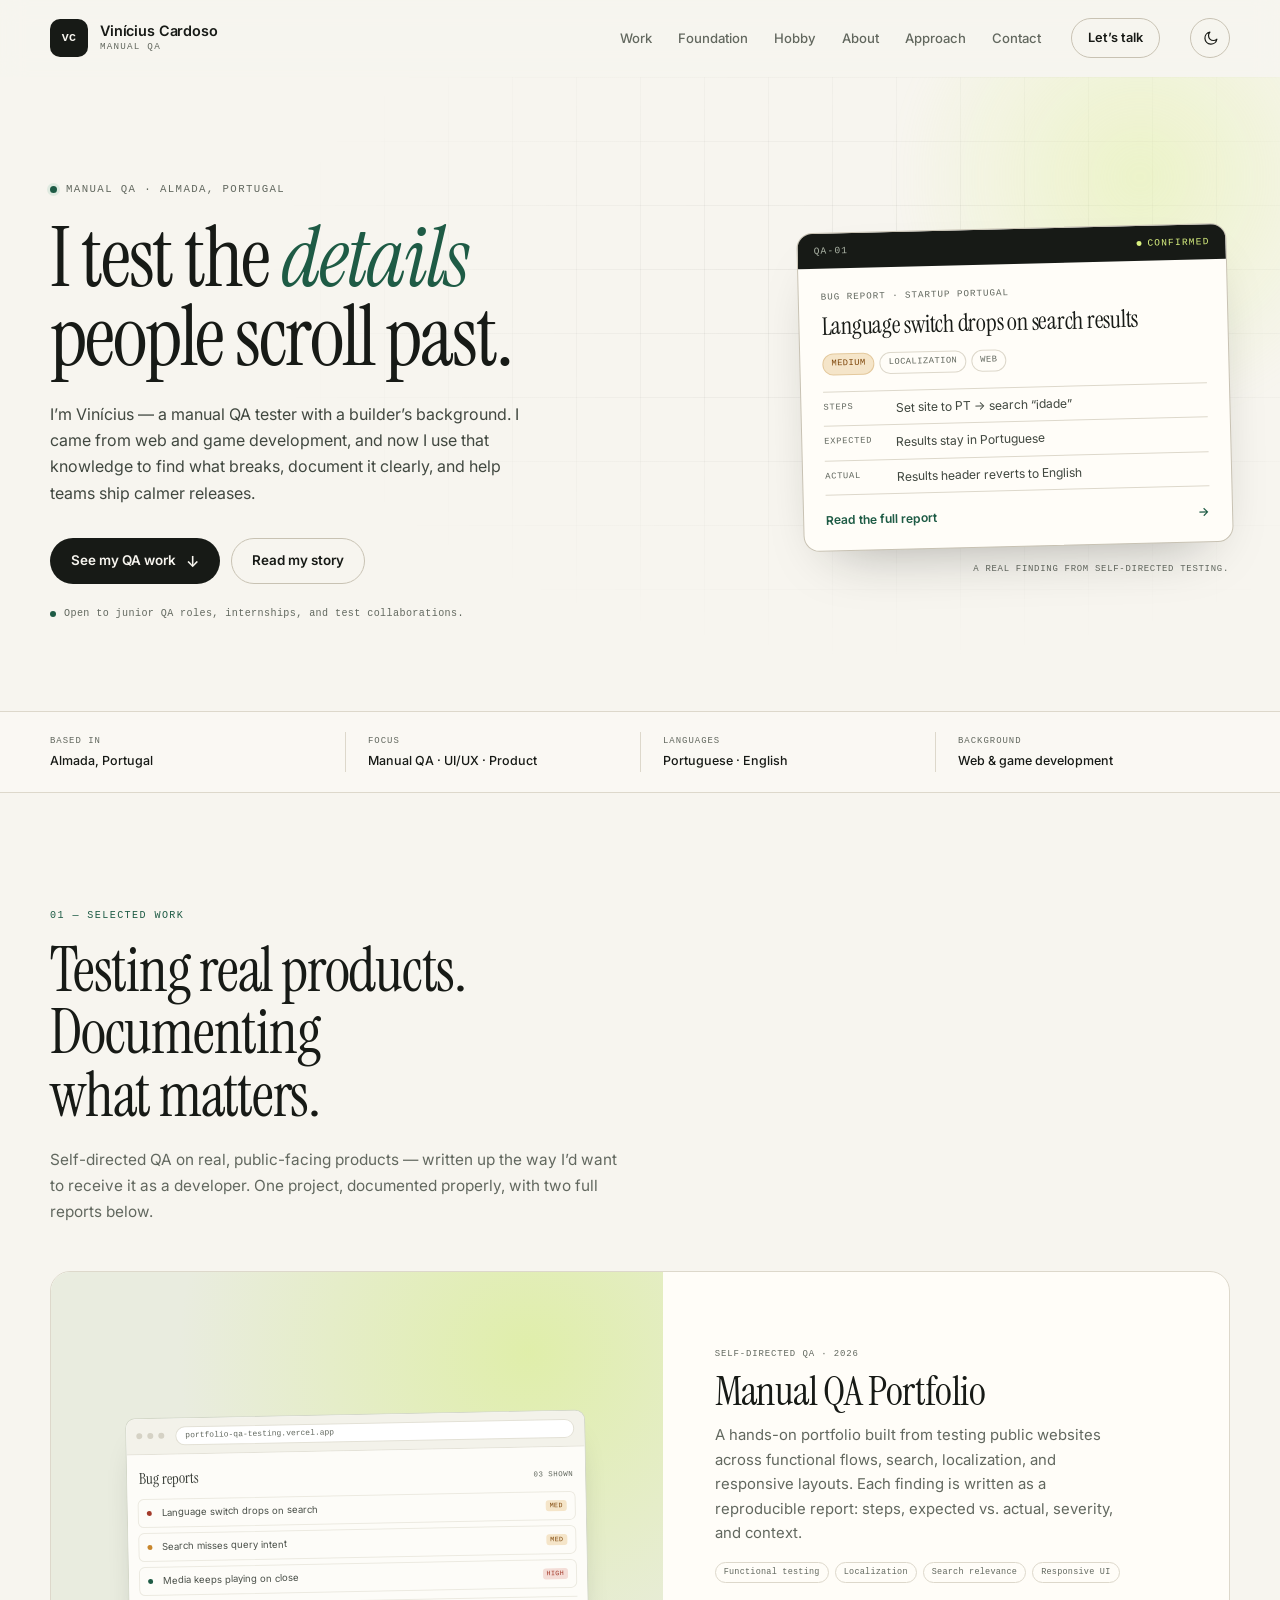
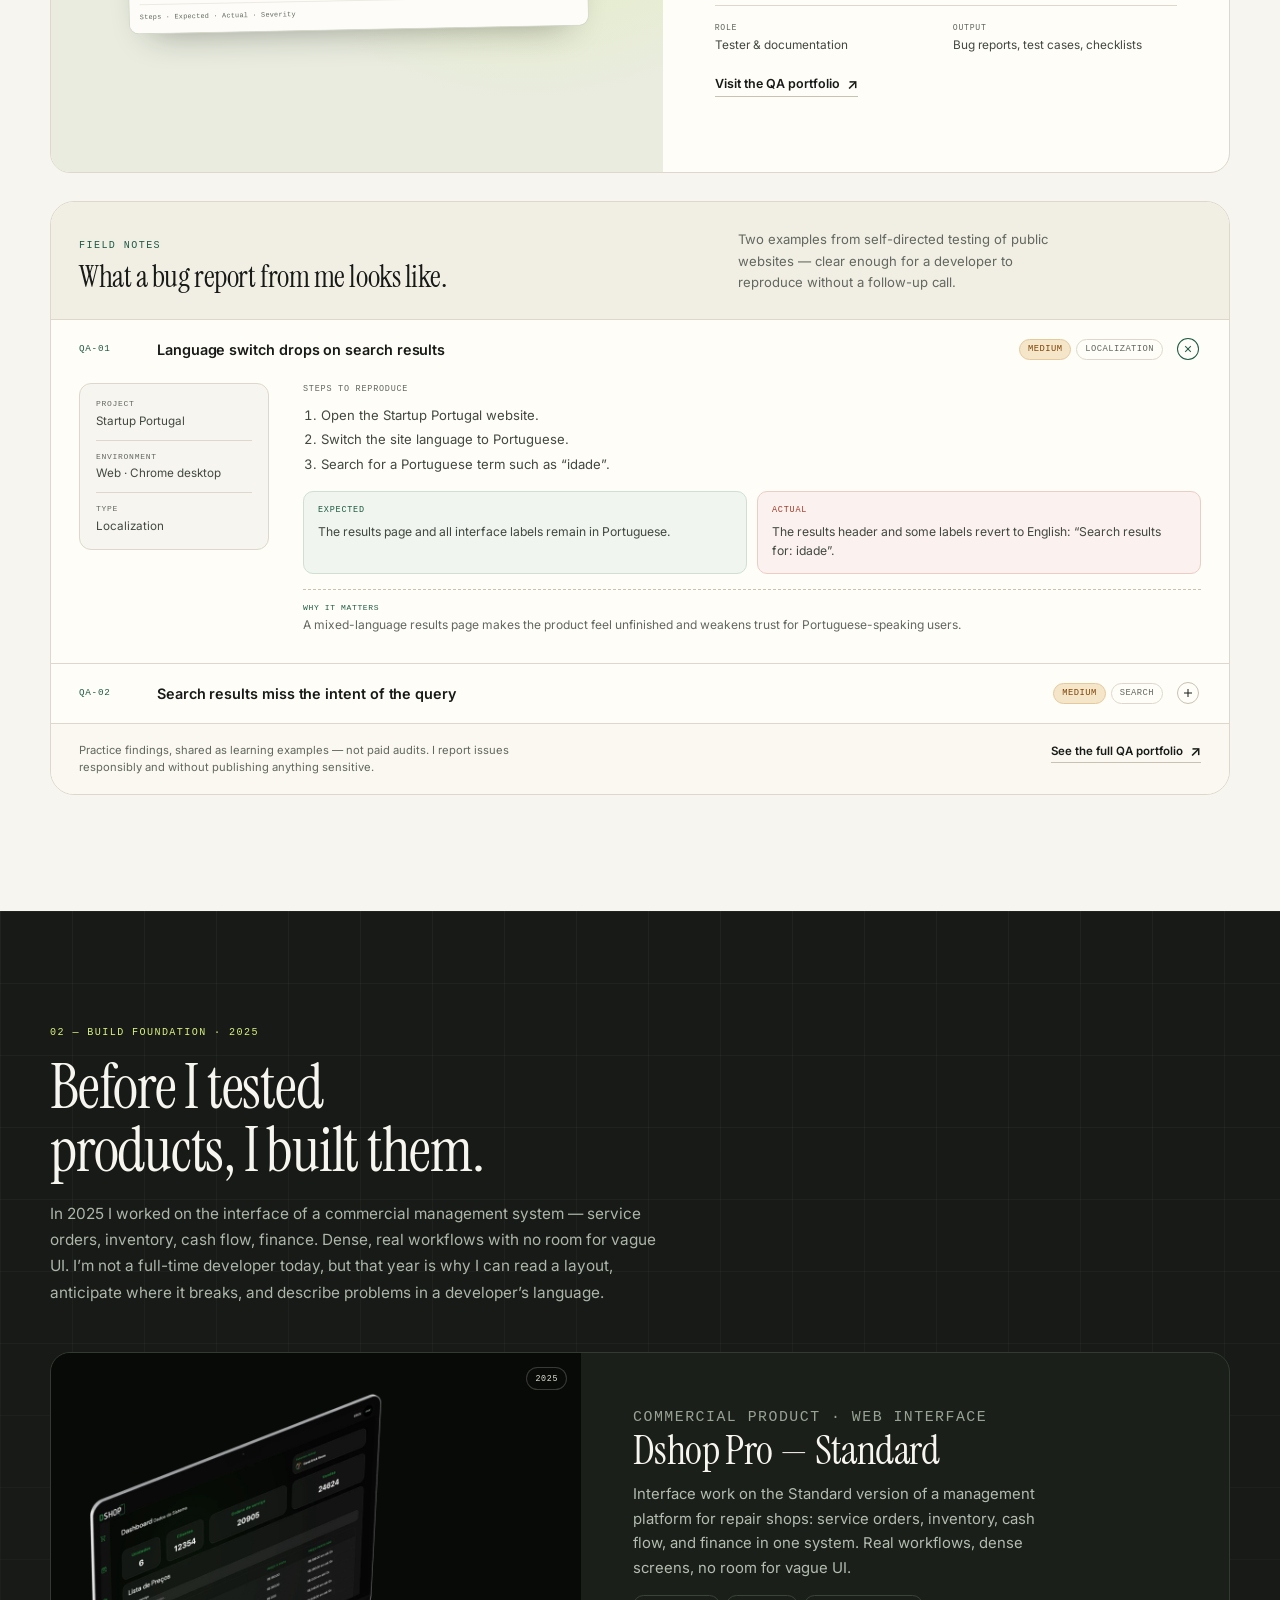
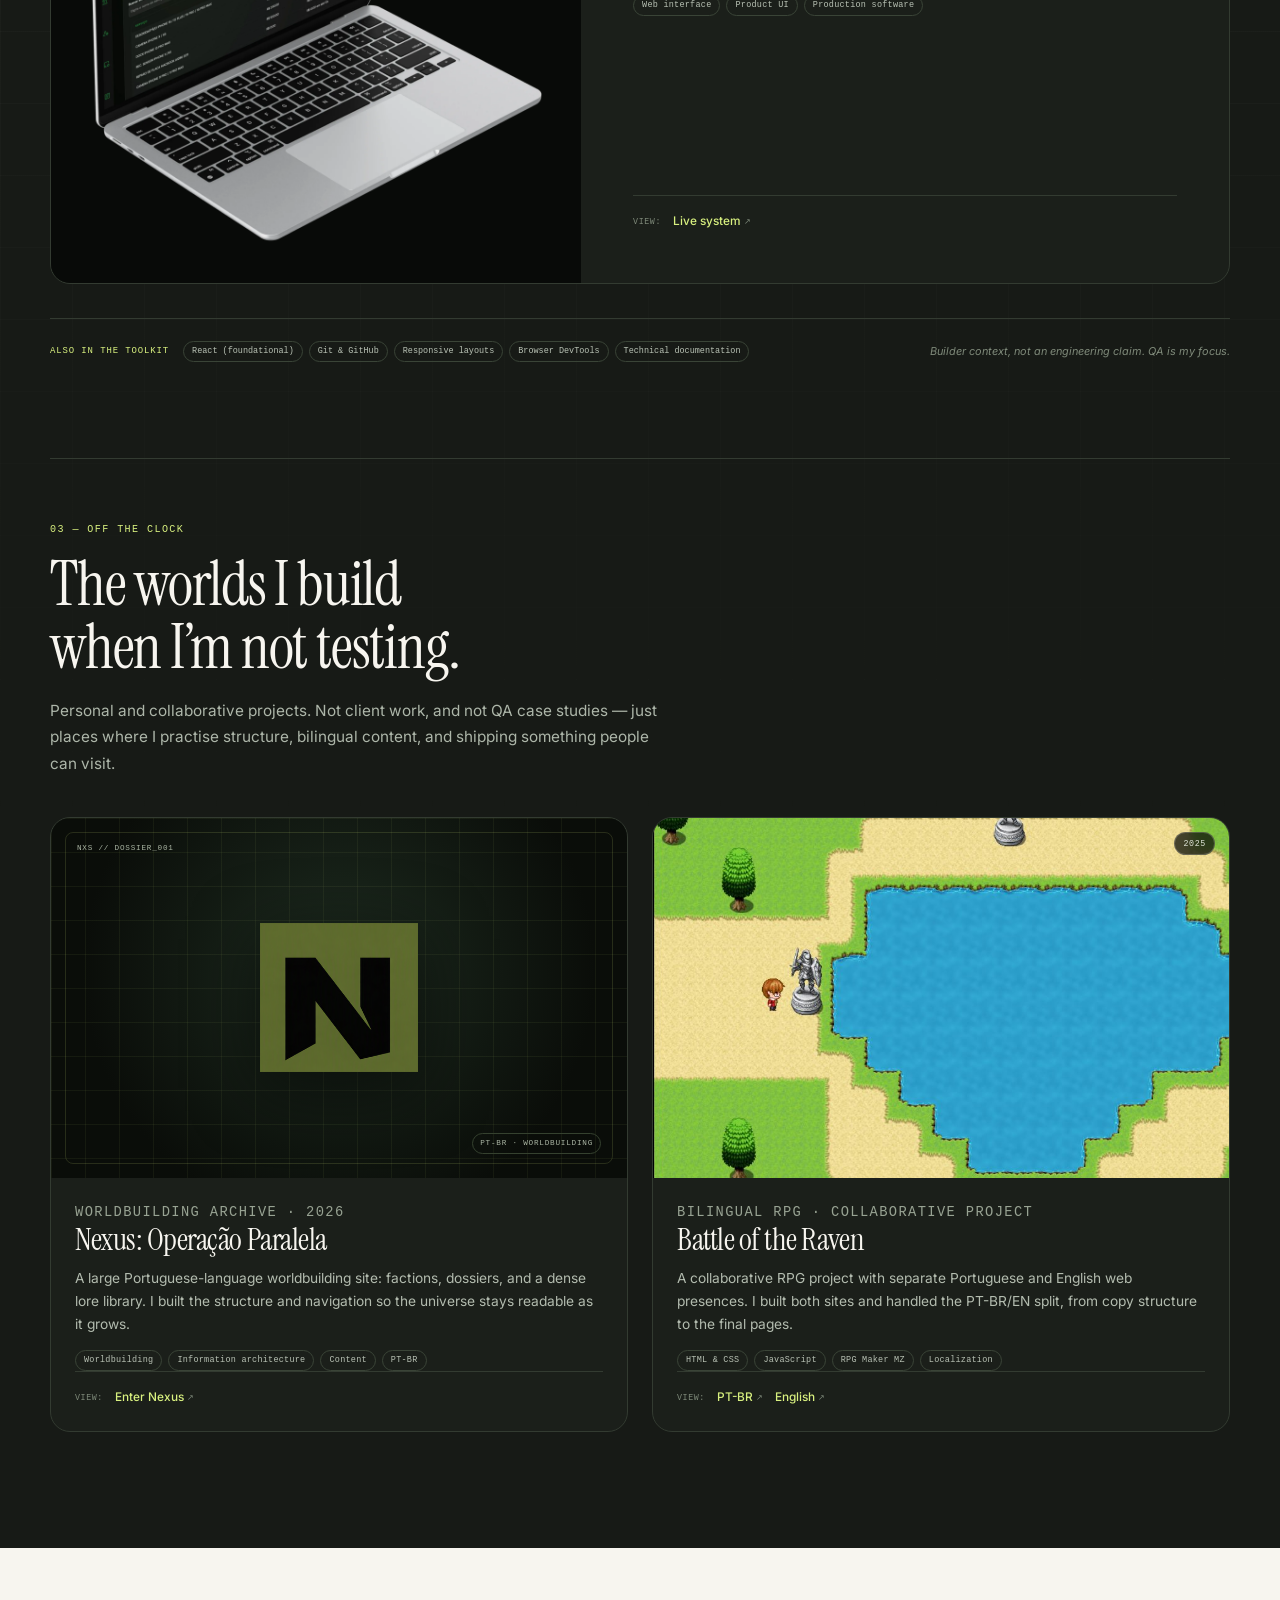
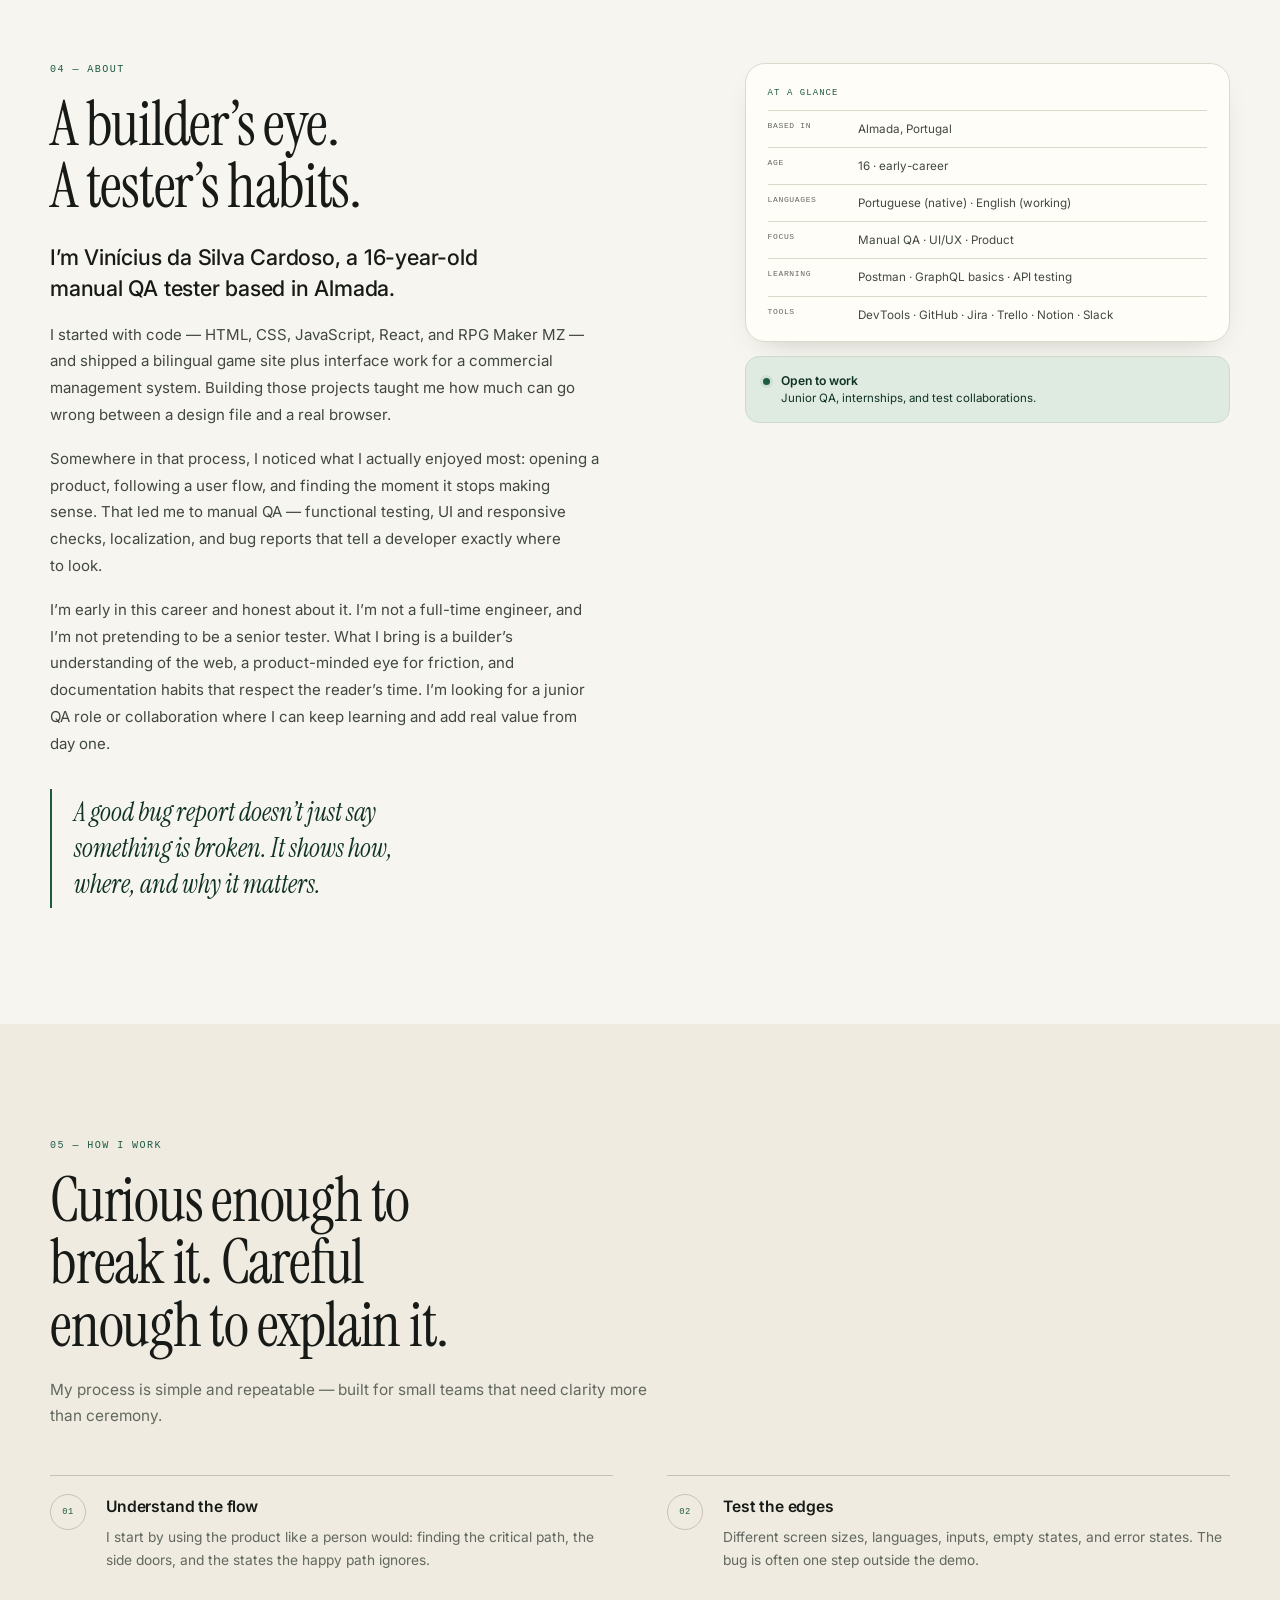
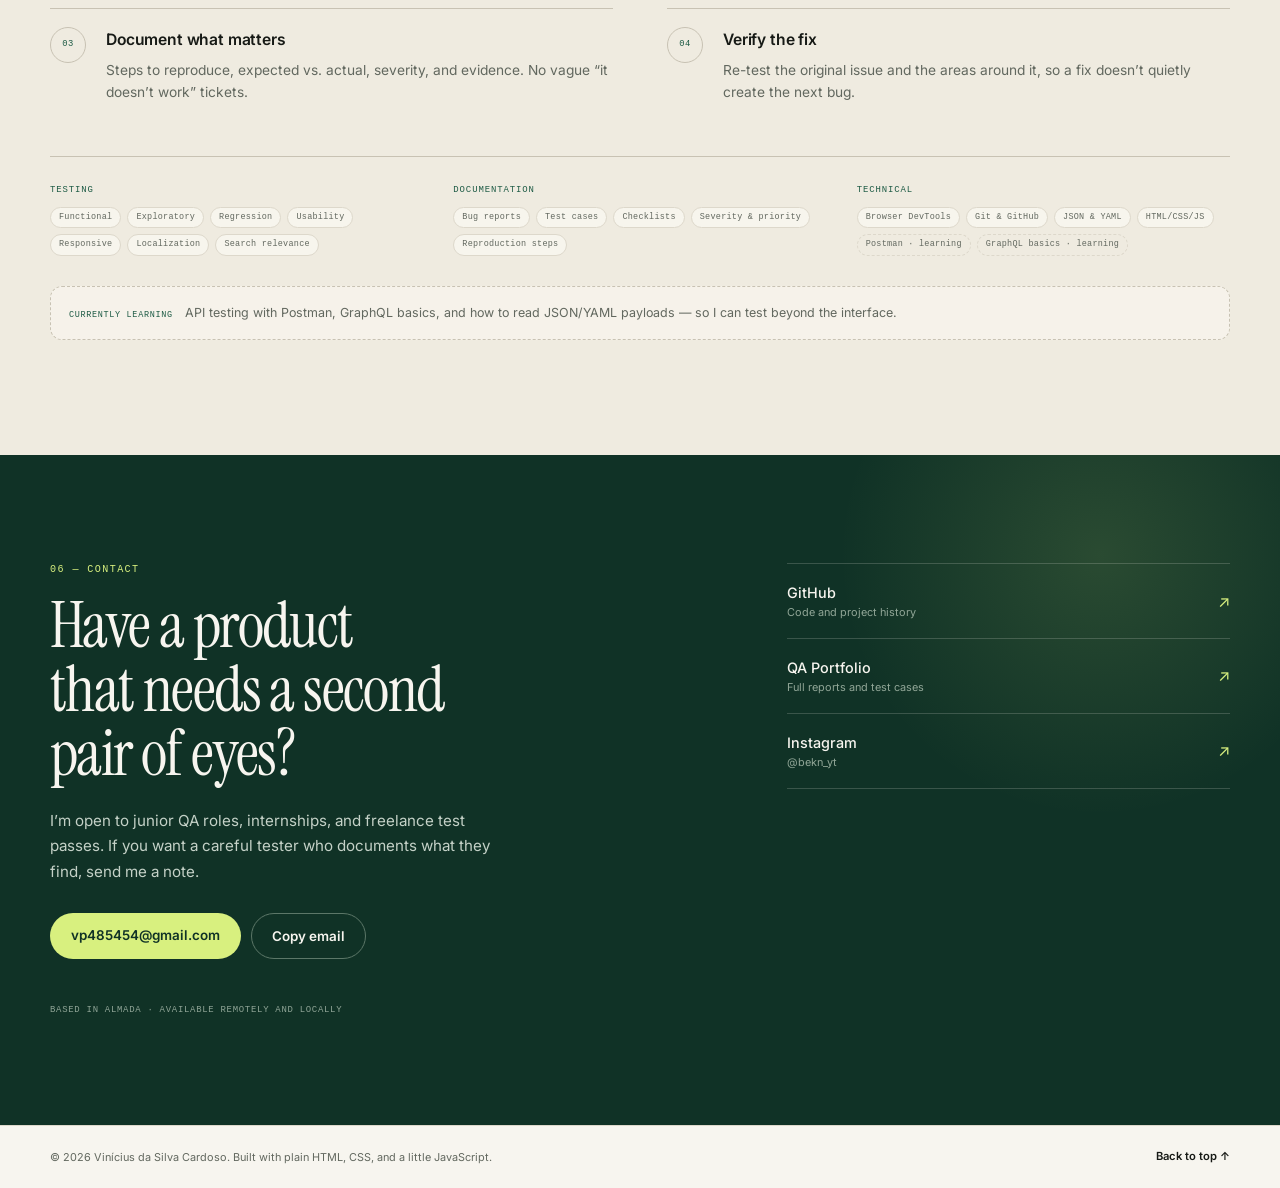
<file: index.html>
<!DOCTYPE html>
<html lang="en">
<head>
  <meta charset="UTF-8">
  <meta name="viewport" content="width=device-width, initial-scale=1.0">
  <title>Vinícius Cardoso — Manual QA Tester</title>
  <meta
    name="description"
    content="Vinícius Cardoso is a manual QA tester in Almada with a builder's background. Functional testing, UI/UX checks, localization, and clear bug reports.">
  <meta name="theme-color" content="#f7f5ef" id="meta-theme-color">
  <meta name="color-scheme" content="light dark">
  <script>
    (function () {
      var root = document.documentElement;
      var theme = "light";

      try {
        var saved = localStorage.getItem("theme");
        if (saved === "light" || saved === "dark") {
          theme = saved;
        } else if (window.matchMedia("(prefers-color-scheme: dark)").matches) {
          theme = "dark";
        }
      } catch (error) {
        theme = "light";
      }

      root.setAttribute("data-theme", theme);
      root.style.colorScheme = theme;

      var meta = document.getElementById("meta-theme-color");
      if (meta) {
        meta.setAttribute("content", theme === "dark" ? "#0e120f" : "#f7f5ef");
      }
    })();
  </script>
  <meta name="author" content="Vinícius da Silva Cardoso">
  <meta property="og:type" content="website">
  <meta property="og:title" content="Vinícius Cardoso — Manual QA Tester">
  <meta
    property="og:description"
    content="A builder's eye, a tester's habits. Manual QA, UI/UX checks, and bug reports that developers can act on.">
  <!-- Social crawlers require an absolute URL after deployment. -->
  <meta property="og:image" content="assets/og-card.png">
  <meta name="twitter:card" content="summary_large_image">
  <link rel="icon" href="assets/favicon.svg" type="image/svg+xml">
  <link rel="preconnect" href="https://fonts.googleapis.com">
  <link rel="preconnect" href="https://fonts.gstatic.com" crossorigin>
  <link
    href="https://fonts.googleapis.com/css2?family=Instrument+Serif:ital@0;1&family=Inter:wght@400;500;600&display=swap"
    rel="stylesheet">
  <link rel="stylesheet" href="styles.css">
  <script type="application/ld+json">
    {
      "@context": "https://schema.org",
      "@type": "Person",
      "name": "Vinícius da Silva Cardoso",
      "jobTitle": "Manual QA Tester",
      "description": "Manual QA tester in Almada with a background in web and game development. Focused on functional testing, UI/UX checks, localization, and clear bug reports.",
      "email": "mailto:vp485454@gmail.com",
      "address": {
        "@type": "PostalAddress",
        "addressLocality": "Almada",
        "addressCountry": "PT"
      },
      "knowsLanguage": ["pt-PT", "en"],
      "knowsAbout": [
        "Manual testing",
        "Functional testing",
        "Exploratory testing",
        "Regression testing",
        "Usability testing",
        "Localization testing",
        "Bug reporting",
        "Test documentation"
      ],
      "sameAs": [
        "https://github.com/BeknYTprogamador",
        "https://portfolio-qa-testing.vercel.app/",
        "https://www.instagram.com/bekn_yt/"
      ]
    }
  </script>
  <script>
    document.documentElement.classList.add("js");
  </script>
  <script src="script.js" defer></script>
</head>

<body>
  <a class="skip-link" href="#main">Skip to content</a>

  <header class="site-header" data-header>
    <div class="shell header-inner">
      <a class="brand" href="#top" aria-label="Vinícius Cardoso — back to top">
        <span class="brand-mark" aria-hidden="true">VC</span>
        <span class="brand-text">
          <span class="brand-name">Vinícius Cardoso</span>
          <span class="brand-role">Manual QA</span>
        </span>
      </a>

      <nav class="nav" id="site-nav" aria-label="Primary">
        <ul class="nav-list">
          <li><a href="#work">Work</a></li>
          <li><a href="#foundation">Foundation</a></li>
          <li><a href="#hobby">Hobby</a></li>
          <li><a href="#about">About</a></li>
          <li><a href="#approach">Approach</a></li>
          <li><a href="#contact">Contact</a></li>
        </ul>
      </nav>

      <a class="header-cta" href="mailto:vp485454@gmail.com">Let&rsquo;s talk</a>

      <button
        class="theme-toggle"
        type="button"
        data-theme-toggle
        aria-label="Dark theme"
        aria-pressed="false"
        title="Switch to dark theme"
      >
        <svg class="theme-icon theme-icon--moon" viewBox="0 0 24 24" fill="none" stroke="currentColor" stroke-width="1.7" stroke-linecap="round" stroke-linejoin="round" aria-hidden="true">
          <path d="M21 12.8A8.5 8.5 0 1 1 11.2 3a6.6 6.6 0 0 0 9.8 9.8Z"></path>
        </svg>
        <svg class="theme-icon theme-icon--sun" viewBox="0 0 24 24" fill="none" stroke="currentColor" stroke-width="1.7" stroke-linecap="round" stroke-linejoin="round" aria-hidden="true">
          <circle cx="12" cy="12" r="4"></circle>
          <path d="M12 2v2M12 20v2M4.93 4.93l1.42 1.42M17.66 17.66l1.41 1.41M2 12h2M20 12h2M4.93 19.07l1.42-1.42M17.66 6.34l1.41-1.41"></path>
        </svg>
      </button>

      <button
        class="nav-toggle"
        type="button"
        aria-expanded="false"
        aria-controls="site-nav"
        aria-label="Open menu"
      >
        <span></span>
        <span></span>
      </button>
    </div>
  </header>

  <main id="main">
    <!-- Hero -->
    <section class="hero" id="top" aria-labelledby="hero-title">
      <div class="shell hero-grid">
        <div class="hero-copy">
          <p class="eyebrow" data-reveal>
            <span class="status-dot" aria-hidden="true"></span>
            Manual QA &middot; Almada, Portugal
          </p>
          <h1 id="hero-title" data-reveal style="--delay: 60ms">
            I test the <em>details</em><br>people scroll past.
          </h1>
          <p class="hero-sub" data-reveal style="--delay: 120ms">
            I&rsquo;m Vinícius &mdash; a manual QA tester with a builder&rsquo;s
            background. I came from web and game development, and now I use that
            knowledge to find what breaks, document it clearly, and help teams ship
            calmer releases.
          </p>
          <div class="hero-actions" data-reveal style="--delay: 180ms">
            <a class="btn btn-primary" href="#work">
              See my QA work
              <span class="btn-arrow" aria-hidden="true">&darr;</span>
            </a>
            <a class="btn btn-ghost" href="#about">Read my story</a>
          </div>
          <p class="hero-note" data-reveal style="--delay: 240ms">
            <span class="hero-note-dot" aria-hidden="true"></span>
            Open to junior QA roles, internships, and test collaborations.
          </p>
        </div>

        <div class="hero-card-wrap" data-reveal style="--delay: 200ms">
          <article class="ticket" aria-label="Sample bug report preview">
            <div class="ticket-bar">
              <span class="ticket-id">QA-01</span>
              <span class="ticket-status">
                <span class="ticket-status-dot" aria-hidden="true"></span>
                Confirmed
              </span>
            </div>
            <div class="ticket-body">
              <p class="ticket-kicker">Bug report &middot; Startup Portugal</p>
              <h2>Language switch drops on search results</h2>
              <div class="ticket-tags">
                <span class="chip chip-amber">Medium</span>
                <span class="chip">Localization</span>
                <span class="chip">Web</span>
              </div>
              <dl class="ticket-meta">
                <div>
                  <dt>Steps</dt>
                  <dd>Set site to PT &rarr; search &ldquo;idade&rdquo;</dd>
                </div>
                <div>
                  <dt>Expected</dt>
                  <dd>Results stay in Portuguese</dd>
                </div>
                <div>
                  <dt>Actual</dt>
                  <dd>Results header reverts to English</dd>
                </div>
              </dl>
              <a class="ticket-link" href="#sample">
                Read the full report
                <span aria-hidden="true">&rarr;</span>
              </a>
            </div>
          </article>
          <p class="ticket-caption">A real finding from self-directed testing.</p>
        </div>
      </div>
    </section>

    <!-- Quick facts -->
    <section class="facts" aria-label="Quick facts">
      <div class="shell">
        <ul class="fact-list">
          <li>
            <span class="fact-label">Based in</span>
            <span class="fact-value">Almada, Portugal</span>
          </li>
          <li>
            <span class="fact-label">Focus</span>
            <span class="fact-value">Manual QA &middot; UI/UX &middot; Product</span>
          </li>
          <li>
            <span class="fact-label">Languages</span>
            <span class="fact-value">Portuguese &middot; English</span>
          </li>
          <li>
            <span class="fact-label">Background</span>
            <span class="fact-value">Web &amp; game development</span>
          </li>
        </ul>
      </div>
    </section>

    <!-- Selected QA work -->
    <section class="section" id="work" aria-labelledby="work-title">
      <div class="shell">
        <div class="section-head" data-reveal>
          <p class="section-index">01 &mdash; Selected work</p>
          <h2 id="work-title">Testing real products. Documenting what matters.</h2>
          <p class="section-lead">
            Self-directed QA on real, public-facing products &mdash; written up the
            way I&rsquo;d want to receive it as a developer. One project, documented
            properly, with two full reports below.
          </p>
        </div>

        <div class="project-grid project-grid--single">
          <!-- QA portfolio -->
          <article class="project-card project-card--featured" data-reveal>
            <a
              class="project-media project-media--qa"
              href="https://portfolio-qa-testing.vercel.app/"
              target="_blank"
              rel="noopener"
              aria-label="Visit the Manual QA portfolio (opens in a new tab)"
            >
              <div class="browser-mock" aria-hidden="true">
                <div class="browser-bar">
                  <span class="browser-dot"></span>
                  <span class="browser-dot"></span>
                  <span class="browser-dot"></span>
                  <span class="browser-url">portfolio-qa-testing.vercel.app</span>
                </div>
                <div class="browser-body">
                  <div class="mock-heading">
                    <span>Bug reports</span>
                    <span class="mock-count">03 shown</span>
                  </div>
                  <div class="bug-row">
                    <span class="bug-dot bug-dot--red" aria-hidden="true"></span>
                    <span>Language switch drops on search</span>
                    <span class="bug-sev bug-sev--med">MED</span>
                  </div>
                  <div class="bug-row">
                    <span class="bug-dot bug-dot--amber" aria-hidden="true"></span>
                    <span>Search misses query intent</span>
                    <span class="bug-sev bug-sev--med">MED</span>
                  </div>
                  <div class="bug-row">
                    <span class="bug-dot bug-dot--green" aria-hidden="true"></span>
                    <span>Media keeps playing on close</span>
                    <span class="bug-sev bug-sev--high">HIGH</span>
                  </div>
                  <div class="mock-foot">
                    <span>Steps &middot; Expected &middot; Actual &middot; Severity</span>
                  </div>
                </div>
              </div>
            </a>
            <div class="project-body">
              <div class="project-top">
                <span class="project-kicker">Self-directed QA &middot; 2026</span>
              </div>
              <h3>Manual QA Portfolio</h3>
              <p>
                A hands-on portfolio built from testing public websites across
                functional flows, search, localization, and responsive layouts. Each
                finding is written as a reproducible report: steps, expected vs.
                actual, severity, and context.
              </p>
              <ul class="tag-list" aria-label="Focus areas">
                <li>Functional testing</li>
                <li>Localization</li>
                <li>Search relevance</li>
                <li>Responsive UI</li>
              </ul>
              <dl class="project-meta">
                <div>
                  <dt>Role</dt>
                  <dd>Tester &amp; documentation</dd>
                </div>
                <div>
                  <dt>Output</dt>
                  <dd>Bug reports, test cases, checklists</dd>
                </div>
              </dl>
              <a
                class="text-link"
                href="https://portfolio-qa-testing.vercel.app/"
                target="_blank"
                rel="noopener"
              >
                Visit the QA portfolio
                <span aria-hidden="true">&nearr;</span>
              </a>
            </div>
          </article>
        </div>

        <!-- Sample reports -->
        <div class="reports" id="sample" data-reveal>
          <div class="reports-head">
            <div>
              <p class="section-index">Field notes</p>
              <h3>What a bug report from me looks like.</h3>
            </div>
            <p class="reports-intro">
              Two examples from self-directed testing of public websites &mdash;
              clear enough for a developer to reproduce without a follow-up call.
            </p>
          </div>

          <details class="report" open>
            <summary>
              <span class="report-id">QA-01</span>
              <span class="report-title">Language switch drops on search results</span>
              <span class="report-tags">
                <span class="chip chip-amber">Medium</span>
                <span class="chip">Localization</span>
              </span>
              <span class="report-toggle" aria-hidden="true"></span>
            </summary>
            <div class="report-content">
              <dl class="report-meta">
                <div>
                  <dt>Project</dt>
                  <dd>Startup Portugal</dd>
                </div>
                <div>
                  <dt>Environment</dt>
                  <dd>Web &middot; Chrome desktop</dd>
                </div>
                <div>
                  <dt>Type</dt>
                  <dd>Localization</dd>
                </div>
              </dl>
              <div class="report-detail">
                <h4>Steps to reproduce</h4>
                <ol>
                  <li>Open the Startup Portugal website.</li>
                  <li>Switch the site language to Portuguese.</li>
                  <li>Search for a Portuguese term such as &ldquo;idade&rdquo;.</li>
                </ol>
                <div class="result-grid">
                  <div class="result result--expected">
                    <h4>Expected</h4>
                    <p>
                      The results page and all interface labels remain in
                      Portuguese.
                    </p>
                  </div>
                  <div class="result result--actual">
                    <h4>Actual</h4>
                    <p>
                      The results header and some labels revert to English:
                      &ldquo;Search results for: idade&rdquo;.
                    </p>
                  </div>
                </div>
                <p class="report-impact">
                  <span>Why it matters</span>
                  A mixed-language results page makes the product feel unfinished
                  and weakens trust for Portuguese-speaking users.
                </p>
              </div>
            </div>
          </details>

          <details class="report">
            <summary>
              <span class="report-id">QA-02</span>
              <span class="report-title">Search results miss the intent of the query</span>
              <span class="report-tags">
                <span class="chip chip-amber">Medium</span>
                <span class="chip">Search</span>
              </span>
              <span class="report-toggle" aria-hidden="true"></span>
            </summary>
            <div class="report-content">
              <dl class="report-meta">
                <div>
                  <dt>Project</dt>
                  <dd>Visit Sintra</dd>
                </div>
                <div>
                  <dt>Environment</dt>
                  <dd>Web &middot; Mobile &amp; desktop</dd>
                </div>
                <div>
                  <dt>Type</dt>
                  <dd>Search relevance</dd>
                </div>
              </dl>
              <div class="report-detail">
                <h4>Steps to reproduce</h4>
                <ol>
                  <li>Open the Visit Sintra website with Portuguese selected.</li>
                  <li>Search for &ldquo;parques&rdquo; (parks).</li>
                  <li>Review the first page of results.</li>
                </ol>
                <div class="result-grid">
                  <div class="result result--expected">
                    <h4>Expected</h4>
                    <p>
                      Results for parks, gardens, and natural attractions near
                      Sintra.
                    </p>
                  </div>
                  <div class="result result--actual">
                    <h4>Actual</h4>
                    <p>
                      Unrelated general-information articles appear ahead of
                      relevant attractions.
                    </p>
                  </div>
                </div>
                <p class="report-impact">
                  <span>Why it matters</span>
                  A visitor looking for a place to visit may leave without finding
                  it, even though the content exists on the site.
                </p>
              </div>
            </div>
          </details>

          <div class="reports-foot">
            <p>
              Practice findings, shared as learning examples &mdash; not paid
              audits. I report issues responsibly and without publishing anything
              sensitive.
            </p>
            <a
              class="text-link"
              href="https://portfolio-qa-testing.vercel.app/"
              target="_blank"
              rel="noopener"
            >
              See the full QA portfolio
              <span aria-hidden="true">&nearr;</span>
            </a>
          </div>
        </div>
      </div>
    </section>

    <!-- Build foundation -->
    <section class="section section--foundation" id="foundation" aria-labelledby="foundation-title">
      <div class="shell">
        <div class="section-head" data-reveal>
          <p class="section-index">02 &mdash; Build foundation &middot; 2025</p>
          <h2 id="foundation-title">Before I tested products, I built them.</h2>
          <p class="section-lead">
            In 2025 I worked on the interface of a commercial management system
            &mdash; service orders, inventory, cash flow, finance. Dense, real
            workflows with no room for vague UI. I&rsquo;m not a full-time developer
            today, but that year is why I can read a layout, anticipate where it
            breaks, and describe problems in a developer&rsquo;s language.
          </p>
        </div>

        <div class="build-grid build-grid--single">
          <article class="build-card build-card--featured" data-reveal>
            <a
              class="build-media build-media--dshop"
              href="https://www.dshopsistema.com.br/"
              target="_blank"
              rel="noopener"
              aria-label="Visit Dshop Pro (opens in a new tab)"
            >
              <img
                src="assets/dshop-pro.webp"
                alt="Dshop Pro management system preview"
                width="1920"
                height="1920"
                loading="lazy"
                decoding="async">
              <span class="build-year">2025</span>
            </a>
            <div class="build-body">
              <p class="project-kicker">Commercial product &middot; Web interface</p>
              <h3>Dshop Pro &mdash; Standard</h3>
              <p>
                Interface work on the Standard version of a management platform for
                repair shops: service orders, inventory, cash flow, and finance in one
                system. Real workflows, dense screens, no room for vague UI.
              </p>
              <ul class="tag-list" aria-label="Tools and skills">
                <li>Web interface</li>
                <li>Product UI</li>
                <li>Production software</li>
              </ul>
              <div class="build-links">
                <span>View:</span>
                <a
                  href="https://www.dshopsistema.com.br/"
                  target="_blank"
                  rel="noopener"
                >Live system <span aria-hidden="true">&nearr;</span></a>
              </div>
            </div>
          </article>
        </div>

        <div class="toolkit" data-reveal>
          <p class="toolkit-label">Also in the toolkit</p>
          <ul class="toolkit-list">
            <li>React (foundational)</li>
            <li>Git &amp; GitHub</li>
            <li>Responsive layouts</li>
            <li>Browser DevTools</li>
            <li>Technical documentation</li>
          </ul>
          <p class="toolkit-note">
            Builder context, not an engineering claim. QA is my focus.
          </p>
        </div>

        <!-- Hobby projects -->
        <section class="hobby" id="hobby" aria-labelledby="hobby-title">
          <div class="section-head" data-reveal>
            <p class="section-index">03 &mdash; Off the clock</p>
            <h2 id="hobby-title">The worlds I build when I&rsquo;m not testing.</h2>
            <p class="section-lead">
              Personal and collaborative projects. Not client work, and not QA case
              studies &mdash; just places where I practise structure, bilingual
              content, and shipping something people can visit.
            </p>
          </div>

          <div class="build-grid hobby-grid">
          <!-- Nexus -->
          <article class="build-card" data-reveal>
            <a
              class="build-media build-media--nexus"
              href="https://saymon-man.vercel.app/index.html"
              target="_blank"
              rel="noopener"
              aria-label="Visit the Nexus: Operação Paralela project (opens in a new tab)"
            >
              <span class="nexus-stamp" aria-hidden="true">NXS // DOSSIER_001</span>
              <img
                src="assets/nexus-logo.png"
                alt=""
                width="300"
                height="282"
                loading="lazy"
                decoding="async">
              <span class="nexus-tag" aria-hidden="true">PT-BR &middot; Worldbuilding</span>
            </a>
            <div class="build-body">
              <p class="project-kicker">Worldbuilding archive &middot; 2026</p>
              <h3>Nexus: Opera&ccedil;&atilde;o Paralela</h3>
              <p>
                A large Portuguese-language worldbuilding site: factions, dossiers,
                and a dense lore library. I built the structure and navigation so the
                universe stays readable as it grows.
              </p>
              <ul class="tag-list" aria-label="Focus areas">
                <li>Worldbuilding</li>
                <li>Information architecture</li>
                <li>Content</li>
                <li>PT-BR</li>
              </ul>
              <div class="build-links">
                <span>View:</span>
                <a
                  href="https://saymon-man.vercel.app/index.html"
                  target="_blank"
                  rel="noopener"
                >Enter Nexus <span aria-hidden="true">&nearr;</span></a>
              </div>
            </div>
          </article>

          <!-- Battle of the Raven -->
          <article class="build-card" data-reveal style="--delay: 80ms">
            <a
              class="build-media"
              href="https://battleraven.netlify.app/"
              target="_blank"
              rel="noopener"
              aria-label="Visit the English Battle of the Raven site (opens in a new tab)"
            >
              <img
                src="assets/battle-of-the-raven.jpg"
                alt="Battle of the Raven game project preview"
                width="924"
                height="705"
                loading="lazy"
                decoding="async">
              <span class="build-year">2025</span>
            </a>
            <div class="build-body">
              <p class="project-kicker">Bilingual RPG &middot; Collaborative project</p>
              <h3>Battle of the Raven</h3>
              <p>
                A collaborative RPG project with separate Portuguese and English web
                presences. I built both sites and handled the PT-BR/EN split, from
                copy structure to the final pages.
              </p>
              <ul class="tag-list" aria-label="Tools and skills">
                <li>HTML &amp; CSS</li>
                <li>JavaScript</li>
                <li>RPG Maker MZ</li>
                <li>Localization</li>
              </ul>
              <div class="build-links">
                <span>View:</span>
                <a
                  href="https://batalhadocorvo.netlify.app/"
                  target="_blank"
                  rel="noopener"
                >PT-BR <span aria-hidden="true">&nearr;</span></a>
                <a
                  href="https://battleraven.netlify.app/"
                  target="_blank"
                  rel="noopener"
                >English <span aria-hidden="true">&nearr;</span></a>
              </div>
            </div>
          </article>
          </div>
        </section>
      </div>
    </section>

    <!-- About -->
    <section class="section" id="about" aria-labelledby="about-title">
      <div class="shell about-grid">
        <div class="about-copy" data-reveal>
          <p class="section-index">04 &mdash; About</p>
          <h2 id="about-title">A builder&rsquo;s eye. A tester&rsquo;s habits.</h2>
          <p class="about-lead">
            I&rsquo;m Vinícius da Silva Cardoso, a 16-year-old manual QA tester based
            in Almada.
          </p>
          <p>
            I started with code &mdash; HTML, CSS, JavaScript, React, and RPG Maker MZ
            &mdash; and shipped a bilingual game site plus interface work for a
            commercial management system. Building those projects taught me how much
            can go wrong between a design file and a real browser.
          </p>
          <p>
            Somewhere in that process, I noticed what I actually enjoyed most: opening
            a product, following a user flow, and finding the moment it stops making
            sense. That led me to manual QA &mdash; functional testing, UI and
            responsive checks, localization, and bug reports that tell a developer
            exactly where to look.
          </p>
          <p>
            I&rsquo;m early in this career and honest about it. I&rsquo;m not a
            full-time engineer, and I&rsquo;m not pretending to be a senior tester.
            What I bring is a builder&rsquo;s understanding of the web, a
            product-minded eye for friction, and documentation habits that respect the
            reader&rsquo;s time. I&rsquo;m looking for a junior QA role or
            collaboration where I can keep learning and add real value from day one.
          </p>
          <blockquote class="about-quote">
            <p>
              A good bug report doesn&rsquo;t just say something is broken. It shows
              how, where, and why it matters.
            </p>
          </blockquote>
        </div>

        <div class="about-aside" data-reveal style="--delay: 100ms">
          <div class="glance">
            <p class="glance-title">At a glance</p>
            <dl class="glance-list">
              <div>
                <dt>Based in</dt>
                <dd>Almada, Portugal</dd>
              </div>
              <div>
                <dt>Age</dt>
                <dd>16 &middot; early-career</dd>
              </div>
              <div>
                <dt>Languages</dt>
                <dd>Portuguese (native) &middot; English (working)</dd>
              </div>
              <div>
                <dt>Focus</dt>
                <dd>Manual QA &middot; UI/UX &middot; Product</dd>
              </div>
              <div>
                <dt>Learning</dt>
                <dd>Postman &middot; GraphQL basics &middot; API testing</dd>
              </div>
              <div>
                <dt>Tools</dt>
                <dd>DevTools &middot; GitHub &middot; Jira &middot; Trello &middot; Notion &middot; Slack</dd>
              </div>
            </dl>
          </div>
          <div class="availability">
            <span class="availability-dot" aria-hidden="true"></span>
            <p>
              <strong>Open to work</strong>
              Junior QA, internships, and test collaborations.
            </p>
          </div>
        </div>
      </div>
    </section>

    <!-- Approach -->
    <section class="section section--approach" id="approach" aria-labelledby="approach-title">
      <div class="shell">
        <div class="section-head" data-reveal>
          <p class="section-index">05 &mdash; How I work</p>
          <h2 id="approach-title">Curious enough to break it. Careful enough to explain it.</h2>
          <p class="section-lead">
            My process is simple and repeatable &mdash; built for small teams that
            need clarity more than ceremony.
          </p>
        </div>

        <ol class="steps">
          <li data-reveal>
            <span class="step-num" aria-hidden="true">01</span>
            <h3>Understand the flow</h3>
            <p>
              I start by using the product like a person would: finding the critical
              path, the side doors, and the states the happy path ignores.
            </p>
          </li>
          <li data-reveal style="--delay: 60ms">
            <span class="step-num" aria-hidden="true">02</span>
            <h3>Test the edges</h3>
            <p>
              Different screen sizes, languages, inputs, empty states, and error
              states. The bug is often one step outside the demo.
            </p>
          </li>
          <li data-reveal style="--delay: 120ms">
            <span class="step-num" aria-hidden="true">03</span>
            <h3>Document what matters</h3>
            <p>
              Steps to reproduce, expected vs. actual, severity, and evidence. No
              vague &ldquo;it doesn&rsquo;t work&rdquo; tickets.
            </p>
          </li>
          <li data-reveal style="--delay: 180ms">
            <span class="step-num" aria-hidden="true">04</span>
            <h3>Verify the fix</h3>
            <p>
              Re-test the original issue and the areas around it, so a fix
              doesn&rsquo;t quietly create the next bug.
            </p>
          </li>
        </ol>

        <div class="skills" data-reveal>
          <div class="skill-group">
            <h3>Testing</h3>
            <ul class="tag-list">
              <li>Functional</li>
              <li>Exploratory</li>
              <li>Regression</li>
              <li>Usability</li>
              <li>Responsive</li>
              <li>Localization</li>
              <li>Search relevance</li>
            </ul>
          </div>
          <div class="skill-group">
            <h3>Documentation</h3>
            <ul class="tag-list">
              <li>Bug reports</li>
              <li>Test cases</li>
              <li>Checklists</li>
              <li>Severity &amp; priority</li>
              <li>Reproduction steps</li>
            </ul>
          </div>
          <div class="skill-group">
            <h3>Technical</h3>
            <ul class="tag-list">
              <li>Browser DevTools</li>
              <li>Git &amp; GitHub</li>
              <li>JSON &amp; YAML</li>
              <li>HTML/CSS/JS</li>
              <li class="tag-learning">Postman &middot; learning</li>
              <li class="tag-learning">GraphQL basics &middot; learning</li>
            </ul>
          </div>
        </div>

        <p class="learning-note" data-reveal>
          <span>Currently learning</span>
          API testing with Postman, GraphQL basics, and how to read JSON/YAML
          payloads &mdash; so I can test beyond the interface.
        </p>
      </div>
    </section>

    <!-- Contact -->
    <section class="contact" id="contact" aria-labelledby="contact-title">
      <div class="shell contact-grid">
        <div data-reveal>
          <p class="section-index section-index--light">06 &mdash; Contact</p>
          <h2 id="contact-title">Have a product that needs a second pair of eyes?</h2>
          <p class="contact-lead">
            I&rsquo;m open to junior QA roles, internships, and freelance test passes.
            If you want a careful tester who documents what they find, send me a note.
          </p>
          <div class="contact-actions">
            <a class="btn btn-lime" href="mailto:vp485454@gmail.com">
              vp485454@gmail.com
            </a>
            <button class="btn btn-outline" type="button" data-copy-email>
              Copy email
            </button>
          </div>
          <p class="contact-status" role="status" aria-live="polite" data-copy-status></p>
          <p class="contact-note">
            Based in Almada &middot; Available remotely and locally
          </p>
        </div>

        <ul class="contact-links" data-reveal style="--delay: 100ms">
          <li>
            <a href="https://github.com/BeknYTprogamador" target="_blank" rel="noopener">
              <span class="contact-link-label">GitHub</span>
              <span class="contact-link-desc">Code and project history</span>
              <span class="contact-link-arrow" aria-hidden="true">&nearr;</span>
            </a>
          </li>
          <li>
            <a href="https://portfolio-qa-testing.vercel.app/" target="_blank" rel="noopener">
              <span class="contact-link-label">QA Portfolio</span>
              <span class="contact-link-desc">Full reports and test cases</span>
              <span class="contact-link-arrow" aria-hidden="true">&nearr;</span>
            </a>
          </li>
          <li>
            <a href="https://www.instagram.com/bekn_yt/" target="_blank" rel="noopener">
              <span class="contact-link-label">Instagram</span>
              <span class="contact-link-desc">@bekn_yt</span>
              <span class="contact-link-arrow" aria-hidden="true">&nearr;</span>
            </a>
          </li>
        </ul>
      </div>
    </section>
  </main>

  <footer class="site-footer">
    <div class="shell footer-inner">
      <p>
        &copy; <span data-year>2026</span> Vinícius da Silva Cardoso. Built with
        plain HTML, CSS, and a little JavaScript.
      </p>
      <a href="#top">Back to top <span aria-hidden="true">&uarr;</span></a>
    </div>
  </footer>
</body>
</html>
</file>
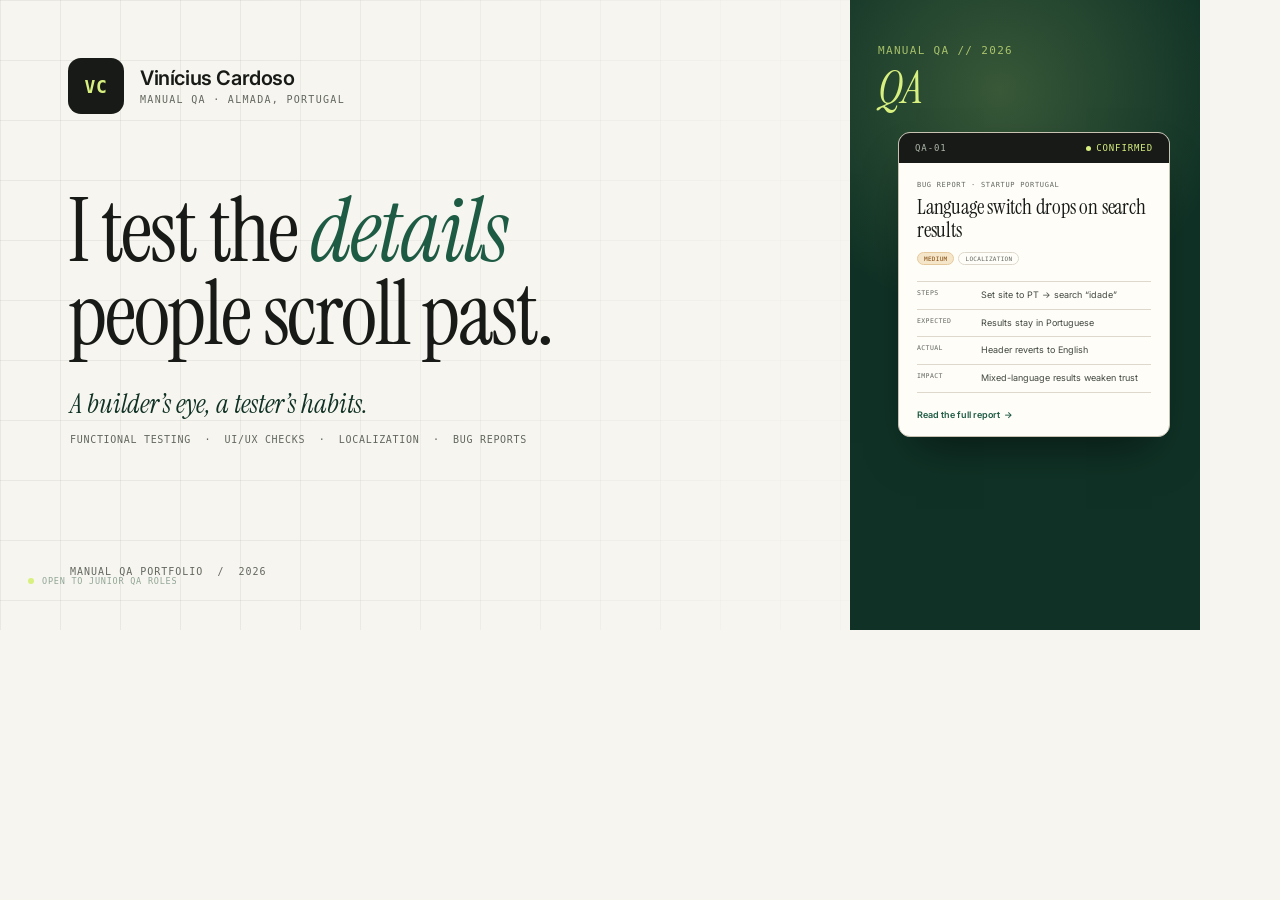
<file: design/og-card.html>
<!DOCTYPE html>
<html lang="en">
<head>
  <meta charset="UTF-8">
  <meta name="robots" content="noindex">
  <title>Social card source — Vinícius Cardoso</title>
  <link rel="preconnect" href="https://fonts.googleapis.com">
  <link rel="preconnect" href="https://fonts.gstatic.com" crossorigin>
  <link
    href="https://fonts.googleapis.com/css2?family=Instrument+Serif:ital@0;1&family=Inter:wght@400;500;600&display=swap"
    rel="stylesheet">
  <style>
    :root {
      --paper: #f7f5ef;
      --ink: #171a16;
      --muted: #62685f;
      --accent: #1e5b45;
      --accent-ink: #103226;
      --line: #ddd8cb;
      --lime: #d8f07f;
    }

    * { box-sizing: border-box; }

    html,
    body {
      width: 1200px;
      height: 630px;
      margin: 0;
      overflow: hidden;
    }

    body {
      position: relative;
      background: var(--paper);
      color: var(--ink);
      font-family: "Inter", sans-serif;
    }

    .grid {
      position: absolute;
      inset: 0;
      background-image:
        linear-gradient(rgba(23, 26, 22, 0.06) 1px, transparent 1px),
        linear-gradient(90deg, rgba(23, 26, 22, 0.06) 1px, transparent 1px);
      background-size: 60px 60px;
      mask-image: linear-gradient(90deg, #000 20%, transparent 82%);
    }

    .panel {
      position: absolute;
      top: 0;
      right: 0;
      width: 350px;
      height: 630px;
      overflow: hidden;
      background: var(--accent-ink);
    }

    .panel::before {
      content: "";
      position: absolute;
      top: -150px;
      left: -90px;
      width: 480px;
      height: 480px;
      border-radius: 50%;
      background: radial-gradient(circle, rgba(216, 240, 127, 0.2), transparent 68%);
    }

    .panel-label {
      position: absolute;
      top: 44px;
      left: 28px;
      color: rgba(216, 240, 127, 0.72);
      font-family: "SFMono-Regular", Consolas, monospace;
      font-size: 11px;
      letter-spacing: 0.12em;
    }

    .panel-mark {
      position: absolute;
      top: 64px;
      left: 28px;
      color: var(--lime);
      font-family: "Instrument Serif", Georgia, serif;
      font-size: 46px;
      font-style: italic;
      line-height: 1;
    }

    .brand {
      position: absolute;
      top: 58px;
      left: 68px;
      display: flex;
      align-items: center;
      gap: 16px;
    }

    .brand-mark {
      display: grid;
      width: 56px;
      height: 56px;
      place-items: center;
      border-radius: 13px;
      background: var(--ink);
      color: var(--lime);
      font-family: "SFMono-Regular", Consolas, monospace;
      font-size: 18px;
      font-weight: 600;
      letter-spacing: 0.04em;
    }

    .brand-name {
      font-size: 20px;
      font-weight: 600;
      letter-spacing: -0.02em;
      line-height: 1.1;
    }

    .brand-role {
      margin-top: 5px;
      color: var(--muted);
      font-family: "SFMono-Regular", Consolas, monospace;
      font-size: 10px;
      letter-spacing: 0.13em;
    }

    .headline {
      position: absolute;
      top: 190px;
      left: 68px;
      width: 760px;
      font-family: "Instrument Serif", Georgia, serif;
      font-size: 88px;
      font-weight: 400;
      letter-spacing: -0.025em;
      line-height: 0.94;
    }

    .headline em {
      color: var(--accent);
      font-style: italic;
    }

    .subline {
      position: absolute;
      top: 386px;
      left: 70px;
      margin: 0;
      color: var(--accent-ink);
      font-family: "Instrument Serif", Georgia, serif;
      font-size: 27px;
      font-style: italic;
    }

    .tags {
      position: absolute;
      top: 434px;
      left: 70px;
      margin: 0;
      color: var(--muted);
      font-family: "SFMono-Regular", Consolas, monospace;
      font-size: 10px;
      letter-spacing: 0.07em;
    }

    .foot {
      position: absolute;
      top: 566px;
      left: 70px;
      margin: 0;
      color: var(--muted);
      font-family: "SFMono-Regular", Consolas, monospace;
      font-size: 10px;
      letter-spacing: 0.1em;
    }

    .ticket {
      position: absolute;
      top: 132px;
      left: 898px;
      width: 272px;
      overflow: hidden;
      border: 1px solid #c8c2b3;
      border-radius: 12px;
      background: #fffdf8;
      box-shadow: 0 24px 44px -18px rgba(0, 0, 0, 0.55);
    }

    .ticket-bar {
      display: flex;
      align-items: center;
      justify-content: space-between;
      padding: 10px 16px;
      background: var(--ink);
      color: #aeb6a8;
      font-family: "SFMono-Regular", Consolas, monospace;
      font-size: 9px;
      letter-spacing: 0.1em;
      text-transform: uppercase;
    }

    .ticket-status {
      display: inline-flex;
      align-items: center;
      gap: 5px;
      color: var(--lime);
    }

    .ticket-status::before {
      content: "";
      width: 5px;
      height: 5px;
      border-radius: 50%;
      background: var(--lime);
    }

    .ticket-body {
      padding: 18px 18px 16px;
    }

    .ticket-kicker {
      margin: 0 0 7px;
      color: var(--muted);
      font-family: "SFMono-Regular", Consolas, monospace;
      font-size: 7px;
      letter-spacing: 0.1em;
      text-transform: uppercase;
    }

    .ticket h2 {
      margin: 0 0 10px;
      font-family: "Instrument Serif", Georgia, serif;
      font-size: 21px;
      font-weight: 400;
      letter-spacing: -0.01em;
      line-height: 1.1;
    }

    .chips {
      display: flex;
      gap: 4px;
      margin-bottom: 12px;
    }

    .chip {
      padding: 2px 6px;
      border: 1px solid var(--line);
      border-radius: 999px;
      color: var(--muted);
      font-family: "SFMono-Regular", Consolas, monospace;
      font-size: 6px;
      letter-spacing: 0.05em;
      text-transform: uppercase;
    }

    .chip--amber {
      border-color: #e4c99d;
      background: #f5e5c9;
      color: #7d4508;
    }

    .rows {
      border-top: 1px solid var(--line);
    }

    .row {
      display: grid;
      grid-template-columns: 56px 1fr;
      gap: 8px;
      padding: 7px 0;
      border-bottom: 1px solid var(--line);
    }

    .row dt {
      color: var(--muted);
      font-family: "SFMono-Regular", Consolas, monospace;
      font-size: 6.5px;
      letter-spacing: 0.06em;
    }

    .row dd {
      margin: 0;
      color: #414840;
      font-size: 9px;
      line-height: 1.4;
    }

    .ticket-link {
      margin-top: 12px;
      color: var(--accent);
      font-size: 9px;
      font-weight: 600;
    }

    .panel-foot {
      position: absolute;
      bottom: 44px;
      left: 28px;
      display: flex;
      align-items: center;
      gap: 8px;
      color: #91a697;
      font-family: "SFMono-Regular", Consolas, monospace;
      font-size: 8.5px;
      letter-spacing: 0.09em;
      text-transform: uppercase;
    }

    .panel-foot::before {
      content: "";
      width: 6px;
      height: 6px;
      border-radius: 50%;
      background: var(--lime);
    }
  </style>
</head>
<body>
  <div class="grid" aria-hidden="true"></div>

  <div class="brand">
    <div class="brand-mark">VC</div>
    <div>
      <div class="brand-name">Vinícius Cardoso</div>
      <div class="brand-role">MANUAL QA &middot; ALMADA, PORTUGAL</div>
    </div>
  </div>

  <div class="headline">I test the <em>details</em><br>people scroll past.</div>
  <p class="subline">A builder&rsquo;s eye, a tester&rsquo;s habits.</p>
  <p class="tags">FUNCTIONAL TESTING &nbsp;&middot;&nbsp; UI/UX CHECKS &nbsp;&middot;&nbsp; LOCALIZATION &nbsp;&middot;&nbsp; BUG REPORTS</p>
  <p class="foot">MANUAL QA PORTFOLIO&nbsp; /&nbsp; 2026</p>

  <div class="panel" aria-hidden="true">
    <div class="panel-label">MANUAL QA // 2026</div>
    <div class="panel-mark">QA</div>
  </div>

  <article class="ticket">
    <div class="ticket-bar">
      <span>QA-01</span>
      <span class="ticket-status">Confirmed</span>
    </div>
    <div class="ticket-body">
      <p class="ticket-kicker">Bug report &middot; Startup Portugal</p>
      <h2>Language switch drops on search results</h2>
      <div class="chips">
        <span class="chip chip--amber">Medium</span>
        <span class="chip">Localization</span>
      </div>
      <dl class="rows">
        <div class="row">
          <dt>STEPS</dt>
          <dd>Set site to PT &rarr; search &ldquo;idade&rdquo;</dd>
        </div>
        <div class="row">
          <dt>EXPECTED</dt>
          <dd>Results stay in Portuguese</dd>
        </div>
        <div class="row">
          <dt>ACTUAL</dt>
          <dd>Header reverts to English</dd>
        </div>
        <div class="row">
          <dt>IMPACT</dt>
          <dd>Mixed-language results weaken trust</dd>
        </div>
      </dl>
      <div class="ticket-link">Read the full report &nbsp;&rarr;</div>
    </div>
  </article>

  <div class="panel-foot">Open to junior QA roles</div>
</body>
</html>
</file>
<file: styles.css>
/* ==========================================================================
   Vinícius Cardoso — Manual QA portfolio
   Plain CSS. No frameworks, no build step.
   ========================================================================== */

:root {
  --paper: #f7f5ef;
  --paper-2: #efebe0;
  --surface: #fffdf8;
  --ink: #171a16;
  --ink-soft: #414840;
  --muted: #62685f;
  --line: #ddd8cb;
  --line-strong: #c8c2b3;
  --accent: #1e5b45;
  --accent-ink: #103226;
  --accent-soft: #dfeae0;
  --lime: #d8f07f;
  --amber: #7d4508;
  --amber-soft: #f5e5c9;
  --amber-line: #e4c99d;
  --red: #a33a2a;
  --red-soft: #f4ddd7;
  --ok-line: #cfe0d2;
  --ok-bg: #f0f6ef;
  --bad-line: #eccdc5;
  --bad-bg: #fbf1ee;

  --surface-2: #f1eee4;
  --surface-3: #faf8f1;
  --header-bg: rgba(247, 245, 239, 0.9);
  --header-bg-blur: rgba(247, 245, 239, 0.78);
  --grid-line: rgba(23, 26, 22, 0.055);
  --surface-translucent: rgba(255, 253, 248, 0.36);
  --surface-translucent-2: rgba(255, 253, 248, 0.55);
  --surface-translucent-3: rgba(255, 253, 248, 0.42);
  --accent-text: #103226;
  --accent-line: #cadcc9;
  --accent-ring: rgba(30, 91, 69, 0.08);
  --qa-glow: rgba(216, 240, 127, 0.55);
  --qa-bg: #e9ecdf;
  --glow: rgba(216, 240, 127, 0.34);
  --shadow-color: rgba(23, 26, 22, 0.4);

  --radius-sm: 12px;
  --radius: 20px;
  --radius-lg: 24px;

  --shadow: 0 26px 60px -32px rgba(23, 26, 22, 0.4);
  --shadow-soft: 0 12px 30px -20px rgba(23, 26, 22, 0.35);

  --font-sans: "Inter", system-ui, -apple-system, "Segoe UI", sans-serif;
  --font-serif: "Instrument Serif", Georgia, "Times New Roman", serif;
  --font-mono: "SFMono-Regular", Consolas, "Liberation Mono", Menlo, monospace;

  --shell: 1180px;
  --ease: cubic-bezier(0.22, 0.68, 0.28, 1);
  color-scheme: light;
}

[data-theme="dark"] {
  --paper: #0e120f;
  --paper-2: #131a14;
  --surface: #171f18;
  --surface-2: #1b241c;
  --surface-3: #1f2a20;
  --ink: #f1efe6;
  --ink-soft: #c8cec4;
  --muted: #9aa598;
  --line: #2a332b;
  --line-strong: #3d4a3d;
  --accent: #9ad6b5;
  --accent-ink: #0b2a1e;
  --accent-soft: #183326;
  --accent-text: #b6e6cc;
  --accent-line: #2f4a3a;
  --accent-ring: rgba(154, 214, 181, 0.12);
  --lime: #d8f07f;
  --amber: #f0b979;
  --amber-soft: #332619;
  --amber-line: #5c4526;
  --red: #f29a8a;
  --red-soft: #3a211d;
  --ok-line: #2f4a3a;
  --ok-bg: #16241b;
  --bad-line: #5a3029;
  --bad-bg: #2a1915;
  --header-bg: rgba(14, 18, 15, 0.92);
  --header-bg-blur: rgba(14, 18, 15, 0.78);
  --grid-line: rgba(241, 239, 230, 0.06);
  --surface-translucent: rgba(255, 255, 255, 0.025);
  --surface-translucent-2: rgba(255, 255, 255, 0.04);
  --surface-translucent-3: rgba(255, 255, 255, 0.035);
  --qa-glow: rgba(216, 240, 127, 0.1);
  --qa-bg: #111812;
  --glow: rgba(216, 240, 127, 0.15);
  --shadow-color: rgba(0, 0, 0, 0.5);
  --shadow: 0 26px 60px -34px rgba(0, 0, 0, 0.65);
  --shadow-soft: 0 12px 30px -22px rgba(0, 0, 0, 0.55);
  color-scheme: dark;
}

*,
*::before,
*::after {
  box-sizing: border-box;
}

html {
  scroll-behavior: smooth;
  -webkit-text-size-adjust: 100%;
  background: var(--paper);
}

body {
  margin: 0;
  background: var(--paper);
  color: var(--ink);
  font-family: var(--font-sans);
  font-size: 16px;
  line-height: 1.6;
  -webkit-font-smoothing: antialiased;
  -moz-osx-font-smoothing: grayscale;
  overflow-x: hidden;
}

body.nav-open {
  overflow: hidden;
}

img {
  display: block;
  max-width: 100%;
  height: auto;
}

a {
  color: inherit;
}

p {
  text-wrap: pretty;
}

h1,
h2,
h3,
h4 {
  text-wrap: balance;
}

::selection {
  background: var(--lime);
  color: var(--accent-ink);
}

:focus-visible {
  outline: 2px solid var(--accent);
  outline-offset: 3px;
  border-radius: 3px;
}

.shell {
  width: min(100% - 48px, var(--shell));
  margin-inline: auto;
}

.skip-link {
  position: absolute;
  top: -60px;
  left: 24px;
  z-index: 100;
  padding: 10px 16px;
  background: var(--ink);
  color: var(--paper);
  font-size: 0.8rem;
  text-decoration: none;
  border-radius: 0 0 8px 8px;
  transition: top 0.2s var(--ease);
}

.skip-link:focus {
  top: 0;
}

/* --------------------------------------------------------------------------
   Header
   -------------------------------------------------------------------------- */

.site-header {
  position: sticky;
  top: 0;
  z-index: 50;
  background: var(--header-bg);
  border-bottom: 1px solid transparent;
  transition: border-color 0.25s ease, box-shadow 0.25s ease;
}

@supports (backdrop-filter: blur(12px)) {
  .site-header {
    background: var(--header-bg-blur);
    backdrop-filter: blur(12px);
    -webkit-backdrop-filter: blur(12px);
  }
}

.site-header.is-scrolled {
  border-bottom-color: var(--line);
  box-shadow: 0 8px 24px -24px var(--shadow-color);
}

.header-inner {
  display: flex;
  align-items: center;
  gap: 30px;
  min-height: 76px;
}

.brand {
  display: inline-flex;
  align-items: center;
  gap: 12px;
  margin-right: auto;
  color: inherit;
  text-decoration: none;
}

.brand-mark {
  display: grid;
  width: 38px;
  height: 38px;
  place-items: center;
  border-radius: 10px;
  background: var(--ink);
  color: var(--paper);
  font-family: var(--font-mono);
  font-size: 0.72rem;
  font-weight: 600;
  letter-spacing: 0.04em;
}

.brand-text {
  display: flex;
  flex-direction: column;
  line-height: 1.1;
}

.brand-name {
  font-size: 0.9rem;
  font-weight: 600;
  letter-spacing: -0.01em;
}

.brand-role {
  margin-top: 3px;
  color: var(--muted);
  font-family: var(--font-mono);
  font-size: 0.58rem;
  letter-spacing: 0.13em;
  text-transform: uppercase;
}

.nav-list {
  display: flex;
  align-items: center;
  gap: 26px;
  margin: 0;
  padding: 0;
  list-style: none;
}

.nav-list a {
  position: relative;
  display: inline-block;
  padding: 6px 0;
  color: var(--muted);
  font-size: 0.82rem;
  font-weight: 500;
  text-decoration: none;
  transition: color 0.18s ease;
}

.nav-list a::after {
  content: "";
  position: absolute;
  right: 0;
  bottom: 1px;
  left: 0;
  height: 1px;
  background: var(--ink);
  transform: scaleX(0);
  transform-origin: left;
  transition: transform 0.22s var(--ease);
}

.nav-list a:hover,
.nav-list a.is-active {
  color: var(--ink);
}

.nav-list a:hover::after,
.nav-list a.is-active::after {
  transform: scaleX(1);
}

.header-cta {
  padding: 9px 16px;
  border: 1px solid var(--line-strong);
  border-radius: 999px;
  font-size: 0.8rem;
  font-weight: 600;
  text-decoration: none;
  transition: border-color 0.2s ease, background 0.2s ease, color 0.2s ease;
}

.header-cta:hover {
  border-color: var(--ink);
  background: var(--ink);
  color: var(--paper);
}

.theme-toggle {
  display: none;
  align-items: center;
  justify-content: center;
  width: 40px;
  height: 40px;
  flex: none;
  padding: 0;
  border: 1px solid var(--line-strong);
  border-radius: 50%;
  background: transparent;
  color: var(--ink);
  cursor: pointer;
  transition: border-color 0.2s ease, background 0.2s ease, color 0.2s ease;
}

.js .theme-toggle {
  display: none;
}

.theme-ready .theme-toggle {
  display: inline-flex;
}

.theme-toggle:hover {
  border-color: var(--ink);
  background: var(--surface);
}

.theme-toggle svg {
  width: 17px;
  height: 17px;
  transition: transform 0.3s var(--ease);
}

.theme-toggle:hover svg {
  transform: rotate(12deg);
}

.theme-icon--sun {
  display: none;
}

[data-theme="dark"] .theme-icon--sun {
  display: block;
}

[data-theme="dark"] .theme-icon--moon {
  display: none;
}

.nav-toggle {
  display: none;
  flex-direction: column;
  gap: 5px;
  align-items: center;
  justify-content: center;
  width: 40px;
  height: 40px;
  padding: 0;
  border: 1px solid var(--line-strong);
  border-radius: 999px;
  background: transparent;
  cursor: pointer;
}

.nav-toggle span {
  display: block;
  width: 17px;
  height: 1.5px;
  background: var(--ink);
  transition: transform 0.22s var(--ease), opacity 0.22s ease;
}

.nav-toggle[aria-expanded="true"] span:first-child {
  transform: translateY(3.25px) rotate(45deg);
}

.nav-toggle[aria-expanded="true"] span:last-child {
  transform: translateY(-3.25px) rotate(-45deg);
}

/* --------------------------------------------------------------------------
   Hero
   -------------------------------------------------------------------------- */

.hero {
  position: relative;
  overflow: hidden;
  padding: clamp(58px, 8.5vw, 106px) 0 clamp(54px, 7vw, 92px);
}

.hero::before {
  content: "";
  position: absolute;
  inset: 0;
  background-image:
    linear-gradient(var(--grid-line) 1px, transparent 1px),
    linear-gradient(90deg, var(--grid-line) 1px, transparent 1px);
  background-size: 64px 64px;
  mask-image: radial-gradient(ellipse 70% 80% at 70% 35%, #000 10%, transparent 72%);
  -webkit-mask-image: radial-gradient(ellipse 70% 80% at 70% 35%, #000 10%, transparent 72%);
  pointer-events: none;
}

.hero::after {
  content: "";
  position: absolute;
  top: -160px;
  right: -120px;
  width: 520px;
  height: 520px;
  border-radius: 50%;
  background: radial-gradient(circle, var(--glow), transparent 66%);
  filter: blur(10px);
  pointer-events: none;
}

.hero-grid {
  position: relative;
  z-index: 1;
  display: grid;
  grid-template-columns: minmax(0, 1.18fr) minmax(330px, 0.82fr);
  gap: clamp(32px, 5vw, 68px);
  align-items: center;
}

.eyebrow {
  display: flex;
  align-items: center;
  gap: 9px;
  margin: 0 0 22px;
  color: var(--muted);
  font-family: var(--font-mono);
  font-size: 0.67rem;
  font-weight: 500;
  letter-spacing: 0.13em;
  line-height: 1.2;
  text-transform: uppercase;
}

.status-dot {
  width: 7px;
  height: 7px;
  flex: none;
  border-radius: 50%;
  background: var(--accent);
  box-shadow: 0 0 0 3px var(--accent-soft);
  animation: status-pulse 2.8s ease-in-out infinite;
}

@keyframes status-pulse {
  0%,
  100% {
    box-shadow: 0 0 0 3px var(--accent-soft);
  }
  50% {
    box-shadow: 0 0 0 6px var(--accent-ring);
  }
}

.hero h1 {
  max-width: 14ch;
  margin: 0 0 24px;
  font-family: var(--font-serif);
  font-size: clamp(2.75rem, 6.6vw, 5.4rem);
  font-weight: 400;
  letter-spacing: -0.025em;
  line-height: 0.94;
}

.hero h1 em {
  color: var(--accent);
  font-style: italic;
}

.hero-sub {
  max-width: 49ch;
  margin: 0;
  color: var(--ink-soft);
  font-size: clamp(1rem, 1.25vw, 1.1rem);
  line-height: 1.65;
}

.hero-actions {
  display: flex;
  flex-wrap: wrap;
  gap: 11px;
  margin-top: 32px;
}

.btn {
  display: inline-flex;
  align-items: center;
  justify-content: center;
  gap: 10px;
  min-height: 46px;
  padding: 0 20px;
  border: 1px solid transparent;
  border-radius: 999px;
  font-family: var(--font-sans);
  font-size: 0.84rem;
  font-weight: 600;
  text-decoration: none;
  cursor: pointer;
  transition: background 0.2s ease, color 0.2s ease, border-color 0.2s ease,
    transform 0.2s var(--ease);
}

.btn:hover {
  transform: translateY(-1px);
}

.btn-primary {
  background: var(--ink);
  color: var(--paper);
}

.btn-primary:hover {
  background: var(--accent);
}

.btn-arrow {
  font-size: 0.95rem;
  line-height: 1;
}

.btn-ghost {
  border-color: var(--line-strong);
  background: transparent;
  color: var(--ink);
}

.btn-ghost:hover {
  border-color: var(--ink);
}

.hero-note {
  display: flex;
  align-items: center;
  gap: 8px;
  margin: 22px 0 0;
  color: var(--muted);
  font-family: var(--font-mono);
  font-size: 0.63rem;
  letter-spacing: 0.04em;
  line-height: 1.5;
}

.hero-note-dot {
  width: 6px;
  height: 6px;
  flex: none;
  border-radius: 50%;
  background: var(--accent);
}

/* Ticket card */

.hero-card-wrap {
  position: relative;
  width: 100%;
  max-width: 430px;
  justify-self: end;
}

.ticket {
  overflow: hidden;
  border: 1px solid var(--line-strong);
  border-radius: 16px;
  background: var(--surface);
  box-shadow: var(--shadow);
  transform: rotate(-1.4deg);
  transition: transform 0.4s var(--ease), box-shadow 0.4s var(--ease);
}

.hero-card-wrap:hover .ticket {
  transform: rotate(0deg) translateY(-5px);
  box-shadow: var(--shadow);
}

.ticket-bar {
  display: flex;
  align-items: center;
  justify-content: space-between;
  padding: 10px 16px;
  background: #171a16;
  color: #e9ecdf;
  font-family: var(--font-mono);
  font-size: 0.6rem;
  letter-spacing: 0.12em;
  text-transform: uppercase;
}

.ticket-id {
  color: #aeb6a8;
}

.ticket-status {
  display: inline-flex;
  align-items: center;
  gap: 6px;
  color: var(--lime);
}

.ticket-status-dot {
  width: 5px;
  height: 5px;
  border-radius: 50%;
  background: var(--lime);
}

.ticket-body {
  padding: 22px 22px 20px;
}

.ticket-kicker {
  margin: 0 0 8px;
  color: var(--muted);
  font-family: var(--font-mono);
  font-size: 0.58rem;
  letter-spacing: 0.1em;
  text-transform: uppercase;
}

.ticket h2 {
  margin: 0 0 13px;
  font-family: var(--font-serif);
  font-size: 1.52rem;
  font-weight: 400;
  letter-spacing: -0.01em;
  line-height: 1.12;
}

.chip {
  display: inline-flex;
  align-items: center;
  padding: 3px 8px;
  border: 1px solid var(--line);
  border-radius: 999px;
  background: transparent;
  color: var(--muted);
  font-family: var(--font-mono);
  font-size: 0.55rem;
  letter-spacing: 0.05em;
  line-height: 1.5;
  text-transform: uppercase;
  white-space: nowrap;
}

.chip-amber {
  border-color: var(--amber-line);
  background: var(--amber-soft);
  color: var(--amber);
}

.ticket-tags {
  display: flex;
  flex-wrap: wrap;
  gap: 5px;
  margin-bottom: 16px;
}

.ticket-meta {
  margin: 0;
  border-top: 1px solid var(--line);
}

.ticket-meta div {
  display: grid;
  grid-template-columns: 62px 1fr;
  gap: 10px;
  padding: 8px 0;
  border-bottom: 1px solid var(--line);
}

.ticket-meta dt {
  color: var(--muted);
  font-family: var(--font-mono);
  font-size: 0.55rem;
  letter-spacing: 0.08em;
  text-transform: uppercase;
}

.ticket-meta dd {
  margin: 0;
  color: var(--ink-soft);
  font-size: 0.76rem;
  line-height: 1.45;
}

.ticket-link {
  display: flex;
  align-items: center;
  justify-content: space-between;
  margin-top: 15px;
  color: var(--accent);
  font-size: 0.76rem;
  font-weight: 600;
  text-decoration: none;
}

.ticket-link span {
  transition: transform 0.2s var(--ease);
}

.ticket-link:hover span {
  transform: translateX(4px);
}

.ticket-caption {
  margin: 16px 1px 0;
  color: var(--muted);
  font-family: var(--font-mono);
  font-size: 0.56rem;
  letter-spacing: 0.08em;
  text-align: right;
  text-transform: uppercase;
}

/* --------------------------------------------------------------------------
   Quick facts
   -------------------------------------------------------------------------- */

.facts {
  border-block: 1px solid var(--line);
  background: var(--surface-translucent);
}

.fact-list {
  display: grid;
  grid-template-columns: repeat(4, 1fr);
  margin: 0;
  padding: 20px 0;
  list-style: none;
}

.fact-list li {
  display: flex;
  flex-direction: column;
  gap: 4px;
  padding: 2px 22px;
  border-left: 1px solid var(--line);
}

.fact-list li:first-child {
  padding-left: 0;
  border-left: 0;
}

.fact-list li:last-child {
  padding-right: 0;
}

.fact-label {
  color: var(--muted);
  font-family: var(--font-mono);
  font-size: 0.56rem;
  letter-spacing: 0.11em;
  text-transform: uppercase;
}

.fact-value {
  color: var(--ink);
  font-size: 0.78rem;
  font-weight: 500;
  line-height: 1.45;
}

/* --------------------------------------------------------------------------
   Shared section styles
   -------------------------------------------------------------------------- */

.section {
  padding-block: clamp(72px, 9vw, 116px);
  scroll-margin-top: 84px;
}

.section-index {
  margin: 0 0 16px;
  color: var(--accent);
  font-family: var(--font-mono);
  font-size: 0.63rem;
  font-weight: 500;
  letter-spacing: 0.14em;
  line-height: 1.4;
  text-transform: uppercase;
}

.section-index--light {
  color: var(--lime);
}

.section-head {
  max-width: 790px;
}

.section-head h2,
.about-copy h2 {
  margin: 0;
  font-family: var(--font-serif);
  font-size: clamp(2.3rem, 4.8vw, 4.1rem);
  font-weight: 400;
  letter-spacing: -0.02em;
  line-height: 1.02;
}

.section-head h2 {
  max-width: 19ch;
}

.section-lead {
  max-width: 62ch;
  margin: 20px 0 0;
  color: var(--muted);
  font-size: clamp(0.96rem, 1.2vw, 1.04rem);
  line-height: 1.7;
}

/* --------------------------------------------------------------------------
   Selected work
   -------------------------------------------------------------------------- */

.project-grid {
  display: grid;
  grid-template-columns: repeat(2, minmax(0, 1fr));
  gap: 24px;
  margin-top: 46px;
}

.project-card {
  display: flex;
  flex-direction: column;
  overflow: hidden;
  border: 1px solid var(--line);
  border-radius: var(--radius);
  background: var(--surface);
  transition: transform 0.32s var(--ease), box-shadow 0.32s var(--ease),
    border-color 0.32s ease;
}

.project-card:hover {
  border-color: var(--line-strong);
  box-shadow: var(--shadow);
  transform: translateY(-5px);
}

.project-grid--single {
  grid-template-columns: minmax(0, 1fr);
}

.project-card--featured {
  display: grid;
  grid-template-columns: minmax(0, 1.08fr) minmax(0, 1fr);
  align-items: stretch;
}

.project-card--featured .project-media {
  min-height: clamp(380px, 40vw, 500px);
  aspect-ratio: auto;
  padding: clamp(24px, 3.4vw, 44px);
}

.project-card--featured .project-body {
  justify-content: center;
  padding: clamp(30px, 4.2vw, 52px);
}

.project-card--featured .project-body h3 {
  font-size: clamp(2.1rem, 3.2vw, 2.9rem);
}

.project-card--featured .project-body > p {
  max-width: 46ch;
  font-size: 0.93rem;
}

.project-card--featured .browser-mock {
  max-width: 460px;
}

.project-media {
  position: relative;
  display: grid;
  aspect-ratio: 16 / 10;
  place-items: center;
  overflow: hidden;
  text-decoration: none;
}

.project-media--qa {
  padding: clamp(16px, 3vw, 30px);
  background:
    radial-gradient(circle at 78% 16%, var(--qa-glow), transparent 55%),
    var(--qa-bg);
}

.browser-mock {
  width: 100%;
  max-width: 390px;
  overflow: hidden;
  border: 1px solid #d4d8c9;
  border-radius: 10px;
  background: #fff;
  box-shadow: 0 18px 36px -22px rgba(23, 26, 22, 0.45);
  transform: rotate(-1.1deg);
  transition: transform 0.4s var(--ease);
}

.project-card:hover .browser-mock {
  transform: rotate(0) scale(1.015);
}

.browser-bar {
  display: flex;
  align-items: center;
  gap: 5px;
  padding: 8px 10px;
  border-bottom: 1px solid #e4e2d8;
  background: #f3f2ea;
}

.browser-dot {
  width: 6px;
  height: 6px;
  flex: none;
  border-radius: 50%;
  background: #d5d2c5;
}

.browser-url {
  flex: 1;
  margin-left: 6px;
  overflow: hidden;
  padding: 2px 9px;
  border: 1px solid #e3e1d6;
  border-radius: 999px;
  background: #fff;
  color: var(--muted);
  font-family: var(--font-mono);
  font-size: 0.5rem;
  text-overflow: ellipsis;
  white-space: nowrap;
}

.browser-body {
  padding: 10px;
  background: #fdfcf8;
}

.mock-heading {
  display: flex;
  align-items: baseline;
  justify-content: space-between;
  padding: 2px 2px 8px;
  color: #363b35;
  font-family: var(--font-serif);
  font-size: 0.95rem;
}

.mock-count {
  color: var(--muted);
  font-family: var(--font-mono);
  font-size: 0.47rem;
  letter-spacing: 0.06em;
  text-transform: uppercase;
}

.bug-row {
  display: grid;
  grid-template-columns: 8px minmax(0, 1fr) auto;
  gap: 7px;
  align-items: center;
  padding: 7px 8px;
  border: 1px solid #eceae1;
  border-radius: 6px;
  color: #4b514a;
  font-size: 0.6rem;
  line-height: 1.35;
}

.bug-row + .bug-row {
  margin-top: 5px;
}

.bug-row > span:nth-child(2) {
  overflow: hidden;
  text-overflow: ellipsis;
  white-space: nowrap;
}

.bug-dot {
  width: 5px;
  height: 5px;
  border-radius: 50%;
}

.bug-dot--red {
  background: var(--red);
}

.bug-dot--amber {
  background: #c8862c;
}

.bug-dot--green {
  background: var(--accent);
}

.bug-sev {
  padding: 1px 4px;
  border-radius: 3px;
  font-family: var(--font-mono);
  font-size: 0.42rem;
  letter-spacing: 0.05em;
}

.bug-sev--med {
  background: var(--amber-soft);
  color: var(--amber);
}

.bug-sev--high {
  background: var(--red-soft);
  color: var(--red);
}

.mock-foot {
  margin-top: 8px;
  padding-top: 7px;
  border-top: 1px solid #eceae1;
  color: var(--muted);
  font-family: var(--font-mono);
  font-size: 0.43rem;
  letter-spacing: 0.03em;
}

.project-media--nexus {
  background:
    linear-gradient(rgba(216, 240, 127, 0.06) 1px, transparent 1px),
    linear-gradient(90deg, rgba(216, 240, 127, 0.06) 1px, transparent 1px),
    radial-gradient(circle at 50% 42%, #1e2c20, #0a0d09 72%);
  background-size: 34px 34px, 34px 34px, auto;
}

.project-media--nexus::after {
  content: "";
  position: absolute;
  inset: 14px;
  border: 1px solid rgba(216, 240, 127, 0.14);
  border-radius: 8px;
  pointer-events: none;
}

.project-media--nexus img {
  position: relative;
  z-index: 1;
  width: min(40%, 158px);
  filter: drop-shadow(0 16px 34px rgba(0, 0, 0, 0.55));
  transition: transform 0.45s var(--ease);
}

.project-card:hover .project-media--nexus img {
  transform: scale(1.04);
}

.nexus-stamp,
.nexus-tag {
  position: absolute;
  z-index: 2;
  color: #aab5a3;
  font-family: var(--font-mono);
  font-size: 0.48rem;
  letter-spacing: 0.1em;
  text-transform: uppercase;
}

.nexus-stamp {
  top: 24px;
  left: 26px;
}

.nexus-tag {
  right: 26px;
  bottom: 24px;
  padding: 3px 7px;
  border: 1px solid #35412f;
  border-radius: 999px;
}

.project-body {
  display: flex;
  flex: 1;
  flex-direction: column;
  padding: 25px 26px 26px;
}

.project-top {
  display: flex;
  align-items: center;
  justify-content: space-between;
  gap: 16px;
  margin-bottom: 9px;
}

.project-kicker {
  margin: 0;
  color: var(--muted);
  font-family: var(--font-mono);
  font-size: 0.56rem;
  letter-spacing: 0.1em;
  text-transform: uppercase;
}

.project-num {
  color: var(--muted);
  font-family: var(--font-mono);
  font-size: 0.6rem;
  letter-spacing: 0.08em;
}

.project-body h3 {
  margin: 0 0 10px;
  font-family: var(--font-serif);
  font-size: 1.95rem;
  font-weight: 400;
  letter-spacing: -0.015em;
  line-height: 1.05;
}

.project-body > p {
  margin: 0;
  color: var(--muted);
  font-size: 0.88rem;
  line-height: 1.65;
}

.tag-list {
  display: flex;
  flex-wrap: wrap;
  gap: 6px;
  margin: 16px 0 0;
  padding: 0;
  list-style: none;
}

.tag-list li {
  padding: 3px 8px;
  border: 1px solid var(--line);
  border-radius: 999px;
  color: var(--muted);
  font-family: var(--font-mono);
  font-size: 0.53rem;
  letter-spacing: 0.03em;
  line-height: 1.55;
}

.project-meta {
  display: grid;
  grid-template-columns: repeat(2, minmax(0, 1fr));
  gap: 14px;
  margin: 22px 0 0;
  padding-top: 15px;
  border-top: 1px solid var(--line);
}

.project-meta dt {
  margin-bottom: 3px;
  color: var(--muted);
  font-family: var(--font-mono);
  font-size: 0.51rem;
  letter-spacing: 0.09em;
  text-transform: uppercase;
}

.project-meta dd {
  margin: 0;
  color: var(--ink-soft);
  font-size: 0.74rem;
  line-height: 1.45;
}

.text-link {
  display: inline-flex;
  align-items: center;
  align-self: flex-start;
  gap: 7px;
  margin-top: 20px;
  padding-bottom: 2px;
  border-bottom: 1px solid var(--line-strong);
  color: var(--ink);
  font-size: 0.78rem;
  font-weight: 600;
  text-decoration: none;
  transition: color 0.2s ease, border-color 0.2s ease;
}

.text-link:hover {
  border-color: var(--accent);
  color: var(--accent);
}

.text-link span {
  font-size: 0.9rem;
  line-height: 1;
}

/* --------------------------------------------------------------------------
   Sample bug reports
   -------------------------------------------------------------------------- */

.reports {
  margin-top: 28px;
  overflow: hidden;
  border: 1px solid var(--line);
  border-radius: var(--radius-lg);
  background: var(--surface);
}

.reports-head {
  display: grid;
  grid-template-columns: minmax(0, 1.15fr) minmax(0, 0.85fr);
  gap: 32px;
  align-items: end;
  padding: 27px 28px 25px;
  border-bottom: 1px solid var(--line);
  background: var(--surface-2);
}

.reports-head .section-index {
  margin-bottom: 8px;
}

.reports-head h3 {
  margin: 0;
  font-family: var(--font-serif);
  font-size: 1.85rem;
  font-weight: 400;
  letter-spacing: -0.015em;
  line-height: 1.1;
}

.reports-intro {
  max-width: 42ch;
  margin: 0;
  color: var(--muted);
  font-size: 0.82rem;
  line-height: 1.65;
}

.report {
  border-bottom: 1px solid var(--line);
}

.report summary {
  display: grid;
  grid-template-columns: 64px minmax(0, 1fr) auto 24px;
  gap: 14px;
  align-items: center;
  padding: 18px 28px;
  cursor: pointer;
  list-style: none;
  transition: background 0.2s ease;
}

.report summary::-webkit-details-marker {
  display: none;
}

.report summary:hover {
  background: var(--surface-3);
}

.report-id {
  color: var(--accent);
  font-family: var(--font-mono);
  font-size: 0.58rem;
  letter-spacing: 0.08em;
}

.report-title {
  font-size: 0.9rem;
  font-weight: 600;
  letter-spacing: -0.005em;
}

.report-tags {
  display: flex;
  flex-wrap: wrap;
  gap: 5px;
}

.report-toggle {
  position: relative;
  display: block;
  width: 22px;
  height: 22px;
  border: 1px solid var(--line-strong);
  border-radius: 50%;
  transition: transform 0.25s var(--ease), border-color 0.2s ease;
}

.report-toggle::before,
.report-toggle::after {
  content: "";
  position: absolute;
  top: 50%;
  left: 50%;
  width: 8px;
  height: 1px;
  background: var(--ink);
  transform: translate(-50%, -50%);
}

.report-toggle::after {
  transform: translate(-50%, -50%) rotate(90deg);
}

.report[open] .report-toggle {
  border-color: var(--accent);
  transform: rotate(45deg);
}

.report[open] .report-toggle::before,
.report[open] .report-toggle::after {
  background: var(--accent);
}

.report-content {
  display: grid;
  grid-template-columns: 190px minmax(0, 1fr);
  gap: 34px;
  padding: 4px 28px 28px;
}

.report-meta {
  align-self: start;
  margin: 0;
  padding: 14px 16px;
  border: 1px solid var(--line);
  border-radius: var(--radius-sm);
  background: var(--paper);
}

.report-meta div + div {
  margin-top: 10px;
  padding-top: 10px;
  border-top: 1px solid var(--line);
}

.report-meta dt {
  color: var(--muted);
  font-family: var(--font-mono);
  font-size: 0.5rem;
  letter-spacing: 0.09em;
  text-transform: uppercase;
}

.report-meta dd {
  margin: 2px 0 0;
  color: var(--ink-soft);
  font-size: 0.73rem;
  line-height: 1.45;
}

.report-detail h4 {
  margin: 0 0 8px;
  color: var(--muted);
  font-family: var(--font-mono);
  font-size: 0.53rem;
  font-weight: 500;
  letter-spacing: 0.09em;
  text-transform: uppercase;
}

.report-detail ol {
  margin: 0;
  padding-left: 18px;
  color: var(--ink-soft);
  font-size: 0.82rem;
  line-height: 1.65;
}

.report-detail li + li {
  margin-top: 3px;
}

.result-grid {
  display: grid;
  grid-template-columns: repeat(2, minmax(0, 1fr));
  gap: 10px;
  margin-top: 16px;
}

.result {
  padding: 12px 14px;
  border: 1px solid var(--line);
  border-radius: 10px;
}

.result h4 {
  margin: 0 0 5px;
}

.result p {
  margin: 0;
  color: var(--ink-soft);
  font-size: 0.76rem;
  line-height: 1.55;
}

.result--expected {
  border-color: var(--ok-line);
  background: var(--ok-bg);
}

.result--expected h4 {
  color: var(--accent);
}

.result--actual {
  border-color: var(--bad-line);
  background: var(--bad-bg);
}

.result--actual h4 {
  color: var(--red);
}

.report-impact {
  margin: 15px 0 0;
  padding-top: 12px;
  border-top: 1px dashed var(--line-strong);
  color: var(--muted);
  font-size: 0.75rem;
  line-height: 1.55;
}

.report-impact span {
  display: block;
  margin-bottom: 2px;
  color: var(--accent);
  font-family: var(--font-mono);
  font-size: 0.5rem;
  letter-spacing: 0.08em;
  text-transform: uppercase;
}

.reports-foot {
  display: flex;
  align-items: center;
  justify-content: space-between;
  gap: 24px;
  padding: 18px 28px;
  background: var(--surface-3);
}

.reports-foot p {
  max-width: 64ch;
  margin: 0;
  color: var(--muted);
  font-size: 0.7rem;
  line-height: 1.55;
}

.reports-foot .text-link {
  flex: none;
  margin-top: 0;
  font-size: 0.72rem;
}

/* --------------------------------------------------------------------------
   Build foundation (dark)
   -------------------------------------------------------------------------- */

.section--foundation {
  --paper: #f7f5ef;
  --ink: #171a16;
  position: relative;
  overflow: hidden;
  background: var(--ink);
  color: var(--paper);
}

.section--foundation::before {
  content: "";
  position: absolute;
  inset: 0;
  background-image:
    linear-gradient(rgba(247, 245, 239, 0.045) 1px, transparent 1px),
    linear-gradient(90deg, rgba(247, 245, 239, 0.045) 1px, transparent 1px);
  background-size: 72px 72px;
  mask-image: linear-gradient(to bottom, #000, transparent 70%);
  -webkit-mask-image: linear-gradient(to bottom, #000, transparent 70%);
  pointer-events: none;
}

.section--foundation .shell {
  position: relative;
  z-index: 1;
}

.section--foundation .section-index {
  color: var(--lime);
}

.section--foundation .section-head h2 {
  color: var(--paper);
}

.section--foundation .section-lead {
  color: #adb6a9;
}

.section--foundation :focus-visible,
.contact :focus-visible {
  outline-color: var(--lime);
}

.build-grid {
  display: grid;
  grid-template-columns: repeat(2, minmax(0, 1fr));
  gap: 24px;
  margin-top: 46px;
}

.build-card {
  display: flex;
  flex-direction: column;
  overflow: hidden;
  border: 1px solid #333b31;
  border-radius: var(--radius);
  background: #1b1f1a;
  transition: transform 0.32s var(--ease), border-color 0.32s ease,
    box-shadow 0.32s ease;
}

.build-card:hover {
  border-color: #4d5a48;
  box-shadow: 0 30px 60px -34px rgba(0, 0, 0, 0.8);
  transform: translateY(-5px);
}

.build-grid--single {
  grid-template-columns: minmax(0, 1fr);
}

.build-card--featured {
  display: grid;
  grid-template-columns: minmax(0, 0.9fr) minmax(0, 1.1fr);
  align-items: stretch;
}

.build-card--featured .build-media {
  min-height: clamp(380px, 40vw, 500px);
  aspect-ratio: auto;
}

.build-card--featured .build-media--dshop img {
  padding: clamp(18px, 3vw, 40px);
}

.build-card--featured .build-body {
  justify-content: center;
  padding: clamp(30px, 4.2vw, 52px);
}

.build-card--featured .build-body h3 {
  font-size: clamp(2.1rem, 3.2vw, 2.9rem);
}

.build-card--featured .build-body > p {
  max-width: 48ch;
  font-size: 0.93rem;
}

.build-media {
  position: relative;
  display: block;
  aspect-ratio: 16 / 10;
  overflow: hidden;
  background: #10130f;
}

.build-media img {
  width: 100%;
  height: 100%;
  object-fit: cover;
  transition: transform 0.55s var(--ease), opacity 0.3s ease;
}

.build-media--dshop {
  background: #080a08;
}

.build-media--dshop img {
  object-fit: contain;
}

.build-card:hover .build-media img {
  transform: scale(1.035);
}

.build-year {
  position: absolute;
  top: 14px;
  right: 14px;
  padding: 4px 8px;
  border: 1px solid rgba(247, 245, 239, 0.2);
  border-radius: 999px;
  background: rgba(10, 13, 9, 0.74);
  color: #dfe4d8;
  font-family: var(--font-mono);
  font-size: 0.52rem;
  letter-spacing: 0.08em;
  backdrop-filter: blur(6px);
}

.build-body {
  display: flex;
  flex: 1;
  flex-direction: column;
  padding: 24px;
}

.build-body .project-kicker {
  color: #98a393;
}

.build-body h3 {
  margin: 0 0 10px;
  color: var(--paper);
  font-family: var(--font-serif);
  font-size: 1.95rem;
  font-weight: 400;
  letter-spacing: -0.015em;
  line-height: 1.05;
}

.build-body > p {
  margin: 0;
  color: #b3bcaf;
  font-size: 0.86rem;
  line-height: 1.65;
}

.build-body .tag-list li {
  border-color: #3a4437;
  color: #b9c2b5;
}

.build-links {
  display: flex;
  flex-wrap: wrap;
  align-items: center;
  gap: 12px;
  margin-top: auto;
  padding-top: 16px;
  border-top: 1px solid #333b31;
  font-size: 0.74rem;
}

.build-links span {
  color: #7f8a7a;
  font-family: var(--font-mono);
  font-size: 0.52rem;
  letter-spacing: 0.07em;
  text-transform: uppercase;
}

.build-links a {
  display: inline-flex;
  align-items: center;
  gap: 3px;
  color: var(--lime);
  font-weight: 500;
  text-decoration: none;
}

.build-links a:hover {
  text-decoration: underline;
  text-underline-offset: 3px;
}

.build-body .tag-list {
  margin-top: 15px;
}

.toolkit {
  display: flex;
  flex-wrap: wrap;
  align-items: center;
  gap: 10px 14px;
  margin-top: 34px;
  padding-top: 22px;
  border-top: 1px solid #333b31;
}

.toolkit-label {
  margin: 0;
  color: var(--lime);
  font-family: var(--font-mono);
  font-size: 0.56rem;
  letter-spacing: 0.1em;
  text-transform: uppercase;
}

.toolkit-list {
  display: flex;
  flex-wrap: wrap;
  gap: 6px;
  margin: 0;
  padding: 0;
  list-style: none;
}

.toolkit-list li {
  padding: 3px 8px;
  border: 1px solid #3a4437;
  border-radius: 999px;
  color: #b9c2b5;
  font-family: var(--font-mono);
  font-size: 0.53rem;
  line-height: 1.55;
}

.toolkit-note {
  margin: 0 0 0 auto;
  color: #7f8a7a;
  font-size: 0.68rem;
  font-style: italic;
}

/* --------------------------------------------------------------------------
   Hobby projects (inside the dark foundation band)
   -------------------------------------------------------------------------- */

.hobby {
  margin-top: clamp(64px, 8vw, 96px);
  padding-top: clamp(44px, 5.5vw, 64px);
  border-top: 1px solid #333b31;
  scroll-margin-top: 84px;
}

.hobby-grid {
  margin-top: 40px;
}

.build-media--nexus {
  display: grid;
  place-items: center;
  background:
    linear-gradient(rgba(216, 240, 127, 0.06) 1px, transparent 1px),
    linear-gradient(90deg, rgba(216, 240, 127, 0.06) 1px, transparent 1px),
    radial-gradient(circle at 50% 42%, #1e2c20, #0a0d09 72%);
  background-size: 34px 34px, 34px 34px, auto;
}

.build-media--nexus::after {
  content: "";
  position: absolute;
  inset: 14px;
  border: 1px solid rgba(216, 240, 127, 0.14);
  border-radius: 8px;
  pointer-events: none;
}

.build-media--nexus img {
  position: relative;
  z-index: 1;
  width: min(40%, 158px);
  height: auto;
  object-fit: contain;
  filter: drop-shadow(0 16px 34px rgba(0, 0, 0, 0.55));
  transition: transform 0.45s var(--ease);
}

.build-card:hover .build-media--nexus img {
  transform: scale(1.04);
}

/* --------------------------------------------------------------------------
   About
   -------------------------------------------------------------------------- */

.about-grid {
  display: grid;
  grid-template-columns: minmax(0, 1.12fr) minmax(300px, 0.88fr);
  gap: clamp(40px, 6vw, 88px);
  align-items: start;
}

.about-copy h2 {
  max-width: 12ch;
}

.about-lead {
  max-width: 34ch;
  margin: 24px 0 0;
  color: var(--ink);
  font-size: clamp(1.15rem, 1.7vw, 1.35rem);
  font-weight: 500;
  letter-spacing: -0.01em;
  line-height: 1.45;
}

.about-copy > p:not(.section-index):not(.about-lead) {
  max-width: 61ch;
  margin: 17px 0 0;
  color: var(--ink-soft);
  font-size: 0.94rem;
  line-height: 1.78;
}

.about-quote {
  max-width: 38ch;
  margin: 32px 0 0;
  padding: 6px 0 6px 22px;
  border-left: 2px solid var(--accent);
}

.about-quote p {
  margin: 0;
  color: var(--accent-text);
  font-family: var(--font-serif);
  font-size: clamp(1.35rem, 2.1vw, 1.65rem);
  font-style: italic;
  line-height: 1.35;
}

.about-aside {
  position: sticky;
  top: 100px;
  display: flex;
  flex-direction: column;
  gap: 14px;
}

.glance {
  padding: 22px 22px 8px;
  border: 1px solid var(--line);
  border-radius: var(--radius);
  background: var(--surface);
  box-shadow: var(--shadow-soft);
}

.glance-title {
  margin: 0 0 10px;
  color: var(--accent);
  font-family: var(--font-mono);
  font-size: 0.56rem;
  letter-spacing: 0.12em;
  text-transform: uppercase;
}

.glance-list {
  margin: 0;
}

.glance-list div {
  display: grid;
  grid-template-columns: 78px minmax(0, 1fr);
  gap: 12px;
  padding: 9px 0;
  border-top: 1px solid var(--line);
}

.glance-list dt {
  color: var(--muted);
  font-family: var(--font-mono);
  font-size: 0.5rem;
  letter-spacing: 0.08em;
  line-height: 1.6;
  text-transform: uppercase;
}

.glance-list dd {
  margin: 0;
  color: var(--ink-soft);
  font-size: 0.73rem;
  line-height: 1.55;
}

.availability {
  display: flex;
  gap: 11px;
  align-items: flex-start;
  padding: 15px 17px;
  border: 1px solid var(--accent-line);
  border-radius: 14px;
  background: var(--accent-soft);
}

.availability-dot {
  width: 7px;
  height: 7px;
  flex: none;
  margin-top: 6px;
  border-radius: 50%;
  background: var(--accent);
  box-shadow: 0 0 0 3px var(--accent-ring);
}

.availability p {
  margin: 0;
  color: var(--accent-text);
  font-size: 0.72rem;
  line-height: 1.5;
}

.availability strong {
  display: block;
  font-size: 0.76rem;
  font-weight: 600;
}

/* --------------------------------------------------------------------------
   Approach
   -------------------------------------------------------------------------- */

.section--approach {
  background: var(--paper-2);
}

.steps {
  display: grid;
  grid-template-columns: repeat(2, minmax(0, 1fr));
  gap: 36px 54px;
  margin: 46px 0 0;
  padding: 0;
  list-style: none;
}

.steps li {
  display: grid;
  grid-template-columns: 40px minmax(0, 1fr);
  gap: 3px 16px;
  padding-top: 18px;
  border-top: 1px solid var(--line-strong);
}

.step-num {
  display: grid;
  grid-row: span 2;
  width: 36px;
  height: 36px;
  place-items: center;
  border: 1px solid var(--line-strong);
  border-radius: 50%;
  color: var(--accent);
  font-family: var(--font-mono);
  font-size: 0.55rem;
  letter-spacing: 0.04em;
}

.steps h3 {
  margin: 0;
  align-self: center;
  font-size: 0.98rem;
  font-weight: 600;
  letter-spacing: -0.01em;
}

.steps p {
  margin: 4px 0 0;
  color: var(--muted);
  font-size: 0.86rem;
  line-height: 1.65;
}

.skills {
  display: grid;
  grid-template-columns: repeat(3, minmax(0, 1fr));
  gap: 30px;
  margin-top: 52px;
  padding-top: 26px;
  border-top: 1px solid var(--line-strong);
}

.skill-group h3 {
  margin: 0 0 10px;
  color: var(--accent);
  font-family: var(--font-mono);
  font-size: 0.56rem;
  font-weight: 500;
  letter-spacing: 0.1em;
  text-transform: uppercase;
}

.skill-group .tag-list {
  margin-top: 0;
}

.skill-group .tag-list li {
  background: var(--surface-translucent-2);
}

.tag-list li.tag-learning {
  border-style: dashed;
  color: var(--muted);
  background: transparent;
}

.learning-note {
  margin: 30px 0 0;
  padding: 16px 18px;
  border: 1px dashed var(--line-strong);
  border-radius: 12px;
  background: var(--surface-translucent-3);
  color: var(--muted);
  font-size: 0.78rem;
  line-height: 1.65;
}

.learning-note span {
  margin-right: 8px;
  color: var(--accent);
  font-family: var(--font-mono);
  font-size: 0.53rem;
  letter-spacing: 0.08em;
  text-transform: uppercase;
}

/* --------------------------------------------------------------------------
   Contact
   -------------------------------------------------------------------------- */

.contact {
  --paper: #f7f5ef;
  --ink: #171a16;
  position: relative;
  overflow: hidden;
  padding-block: clamp(72px, 9vw, 108px);
  background: var(--accent-ink);
  color: var(--paper);
}

.contact::before {
  content: "";
  position: absolute;
  top: -180px;
  right: -100px;
  width: 560px;
  height: 560px;
  border-radius: 50%;
  background: radial-gradient(circle, rgba(216, 240, 127, 0.13), transparent 66%);
  pointer-events: none;
}

.contact-grid {
  position: relative;
  z-index: 1;
  display: grid;
  grid-template-columns: minmax(0, 1.2fr) minmax(300px, 0.8fr);
  gap: clamp(38px, 6vw, 72px);
  align-items: start;
}

.contact .section-index {
  color: var(--lime);
}

.contact h2 {
  max-width: 15ch;
  margin: 0;
  font-family: var(--font-serif);
  font-size: clamp(2.45rem, 5vw, 4.35rem);
  font-weight: 400;
  letter-spacing: -0.025em;
  line-height: 1;
}

.contact-lead {
  max-width: 47ch;
  margin: 22px 0 0;
  color: #c4d1c7;
  font-size: 0.95rem;
  line-height: 1.7;
}

.contact-actions {
  display: flex;
  flex-wrap: wrap;
  gap: 10px;
  margin-top: 28px;
}

.btn-lime {
  background: var(--lime);
  color: var(--accent-ink);
}

.btn-lime:hover {
  background: #e7f7ae;
}

.btn-outline {
  border-color: #5c7768;
  background: transparent;
  color: var(--paper);
}

.btn-outline:hover {
  border-color: var(--lime);
  color: var(--lime);
}

.contact-status {
  min-height: 18px;
  margin: 10px 0 0;
  color: var(--lime);
  font-family: var(--font-mono);
  font-size: 0.62rem;
  letter-spacing: 0.03em;
}

.contact-note {
  margin: 16px 0 0;
  color: #8fa496;
  font-family: var(--font-mono);
  font-size: 0.56rem;
  letter-spacing: 0.08em;
  text-transform: uppercase;
}

.contact-links {
  align-self: start;
  margin: 0;
  padding: 0;
  border-top: 1px solid rgba(247, 245, 239, 0.18);
  list-style: none;
}

.contact-links li {
  border-bottom: 1px solid rgba(247, 245, 239, 0.18);
}

.contact-links a {
  display: grid;
  grid-template-columns: minmax(0, 1fr) auto;
  gap: 1px 14px;
  align-items: center;
  padding: 17px 0;
  color: var(--paper);
  text-decoration: none;
}

.contact-link-label {
  grid-column: 1;
  font-size: 0.9rem;
  font-weight: 500;
  transition: color 0.2s ease;
}

.contact-link-desc {
  grid-column: 1;
  color: #91a697;
  font-size: 0.68rem;
  line-height: 1.45;
}

.contact-link-arrow {
  grid-row: 1 / span 2;
  grid-column: 2;
  color: var(--lime);
  font-size: 1rem;
  transition: transform 0.2s var(--ease);
}

.contact-links a:hover .contact-link-label {
  color: var(--lime);
}

.contact-links a:hover .contact-link-arrow {
  transform: translate(2px, -2px);
}

/* --------------------------------------------------------------------------
   Footer
   -------------------------------------------------------------------------- */

.site-footer {
  border-top: 1px solid var(--line);
  background: var(--paper);
  padding: 22px 0;
}

.footer-inner {
  display: flex;
  align-items: center;
  justify-content: space-between;
  gap: 20px;
}

.footer-inner p {
  margin: 0;
  color: var(--muted);
  font-size: 0.68rem;
  line-height: 1.5;
}

.footer-inner a {
  color: var(--ink);
  font-size: 0.7rem;
  font-weight: 600;
  text-decoration: none;
  white-space: nowrap;
}

.footer-inner a:hover {
  color: var(--accent);
}

/* --------------------------------------------------------------------------
   Scroll reveal
   -------------------------------------------------------------------------- */

.js [data-reveal] {
  opacity: 0;
  transform: translateY(18px);
}

.js [data-reveal].is-visible {
  opacity: 1;
  transform: none;
  transition: opacity 0.65s var(--ease) var(--delay, 0ms),
    transform 0.65s var(--ease) var(--delay, 0ms);
}

/* --------------------------------------------------------------------------
   Dark theme component overrides
   -------------------------------------------------------------------------- */

[data-theme="dark"] .ticket-bar {
  border-bottom: 1px solid var(--line);
  background: #0b0f0c;
}

[data-theme="dark"] .browser-mock {
  border-color: #344034;
  background: #151c16;
  box-shadow: 0 18px 36px -22px rgba(0, 0, 0, 0.75);
}

[data-theme="dark"] .browser-bar {
  border-bottom-color: #2a332b;
  background: #1b241c;
}

[data-theme="dark"] .browser-dot {
  background: #3d4a3d;
}

[data-theme="dark"] .browser-url {
  border-color: #2f3a30;
  background: #101510;
  color: var(--muted);
}

[data-theme="dark"] .browser-body {
  background: #121812;
}

[data-theme="dark"] .mock-heading {
  color: var(--ink);
}

[data-theme="dark"] .bug-row {
  border-color: #2a332b;
  color: var(--ink-soft);
}

[data-theme="dark"] .mock-foot {
  border-top-color: #2a332b;
  color: var(--muted);
}

/* --------------------------------------------------------------------------
   Responsive
   -------------------------------------------------------------------------- */

@media (max-width: 980px) {
  .hero-grid {
    grid-template-columns: minmax(0, 1fr);
    gap: 44px;
  }

  .hero-card-wrap {
    max-width: 460px;
    justify-self: start;
  }

  .hero h1 {
    max-width: 14ch;
  }

  .about-grid {
    grid-template-columns: minmax(0, 1fr);
  }

  .about-aside {
    position: static;
    max-width: 520px;
  }

  .contact-grid {
    grid-template-columns: minmax(0, 1fr);
  }

  .contact-links {
    max-width: 520px;
  }
}

@media (max-width: 880px) {
  .nav {
    position: absolute;
    top: 100%;
    right: 0;
    left: 0;
    display: none;
    padding: 8px 24px 18px;
    border-bottom: 1px solid var(--line);
    background: var(--paper);
    box-shadow: 0 24px 30px -26px var(--shadow-color);
  }

  .nav.is-open {
    display: block;
  }

  .nav-list {
    flex-direction: column;
    align-items: stretch;
    gap: 0;
  }

  .nav-list li {
    border-bottom: 1px solid var(--line);
  }

  .nav-list li:last-child {
    border-bottom: 0;
  }

  .nav-list a {
    display: block;
    padding: 14px 0;
    color: var(--ink);
    font-size: 0.98rem;
  }

  .nav-list a::after {
    display: none;
  }

  .nav-toggle {
    display: flex;
  }

  .header-cta {
    display: none;
  }

  .project-grid,
  .build-grid {
    grid-template-columns: minmax(0, 1fr);
  }

  .reports-head {
    grid-template-columns: minmax(0, 1fr);
    gap: 12px;
    align-items: start;
  }

  .reports-intro {
    max-width: 58ch;
  }
}

@media (min-width: 769px) and (max-width: 880px) {
  .hobby-grid {
    grid-template-columns: repeat(2, minmax(0, 1fr));
  }
}

@media (max-width: 700px) {
  .shell {
    width: min(100% - 40px, var(--shell));
  }

  .project-card--featured,
  .build-card--featured {
    display: flex;
    flex-direction: column;
  }

  .project-card--featured .project-media,
  .build-card--featured .build-media {
    min-height: 0;
    aspect-ratio: 16 / 10;
  }

  .project-card--featured .project-body,
  .build-card--featured .build-body {
    padding: clamp(26px, 4vw, 36px);
  }

  .header-inner {
    min-height: 66px;
    gap: 16px;
  }

  .brand-mark {
    width: 34px;
    height: 34px;
    border-radius: 9px;
    font-size: 0.66rem;
  }

  .brand-name {
    font-size: 0.84rem;
  }

  .hero {
    padding-top: 44px;
  }

  .hero h1 {
    font-size: clamp(2.75rem, 12vw, 4rem);
  }

  .hero-card-wrap {
    max-width: none;
  }

  .ticket {
    transform: none;
  }

  .ticket-caption {
    text-align: left;
  }

  .fact-list {
    grid-template-columns: repeat(2, minmax(0, 1fr));
    gap: 0 24px;
    padding: 12px 0;
  }

  .fact-list li {
    padding: 12px 0;
    border-top: 1px solid var(--line);
    border-left: 0;
  }

  .fact-list li:first-child,
  .fact-list li:nth-child(2) {
    border-top: 0;
  }

  .section {
    scroll-margin-top: 72px;
  }

  .project-body,
  .build-body {
    padding: 21px 20px 22px;
  }

  .project-body h3,
  .build-body h3 {
    font-size: 1.75rem;
  }

  .project-meta {
    grid-template-columns: minmax(0, 1fr);
    gap: 10px;
  }

  .reports-head {
    padding: 22px 18px 20px;
  }

  .reports-head h3 {
    font-size: 1.6rem;
  }

  .report summary {
    grid-template-columns: minmax(0, 1fr) 24px;
    gap: 5px 12px;
    align-items: start;
    padding: 16px 18px;
  }

  .report-id,
  .report-title,
  .report-tags {
    grid-column: 1;
  }

  .report-id {
    font-size: 0.53rem;
  }

  .report-title {
    font-size: 0.84rem;
    line-height: 1.4;
  }

  .report-toggle {
    grid-row: 1 / span 3;
    grid-column: 2;
    align-self: center;
    margin-top: 2px;
  }

  .report-content {
    grid-template-columns: minmax(0, 1fr);
    gap: 18px;
    padding: 2px 18px 22px;
  }

  .report-meta {
    display: grid;
    grid-template-columns: repeat(2, minmax(0, 1fr));
    gap: 0 14px;
  }

  .report-meta div + div {
    margin-top: 0;
    padding-top: 0;
    border-top: 0;
  }

  .report-meta div:nth-child(n + 3) {
    margin-top: 8px;
    padding-top: 8px;
    border-top: 1px solid var(--line);
  }

  .report-meta div:last-child {
    grid-column: 1 / -1;
  }

  .result-grid {
    grid-template-columns: minmax(0, 1fr);
  }

  .reports-foot {
    flex-direction: column;
    align-items: flex-start;
    gap: 12px;
    padding: 16px 18px;
  }

  .toolkit-note {
    margin-left: 0;
  }

  .hobby {
    scroll-margin-top: 72px;
  }

  .about-aside {
    max-width: none;
  }

  .steps {
    grid-template-columns: minmax(0, 1fr);
    gap: 26px;
    margin-top: 34px;
  }

  .skills {
    grid-template-columns: minmax(0, 1fr);
    gap: 24px;
    margin-top: 40px;
  }

  .learning-note {
    margin-top: 24px;
  }

  .learning-note span {
    display: block;
    margin: 0 0 4px;
  }

  .contact h2 {
    font-size: clamp(2.35rem, 10vw, 3.1rem);
  }

  .contact-actions {
    align-items: stretch;
    flex-direction: column;
  }

  .contact-actions .btn {
    width: 100%;
  }

  .footer-inner {
    flex-direction: column;
    align-items: flex-start;
    gap: 8px;
  }
}

@media (max-width: 400px) {
  .hero h1 {
    font-size: 2.6rem;
  }

  .hero-actions .btn {
    width: 100%;
  }

  .ticket-body {
    padding: 18px 17px;
  }

  .browser-url {
    font-size: 0.44rem;
  }
}

@media (prefers-reduced-motion: reduce) {
  html {
    scroll-behavior: auto;
  }

  *,
  *::before,
  *::after {
    animation-duration: 0.01ms !important;
    animation-iteration-count: 1 !important;
    transition-duration: 0.01ms !important;
  }

  .js [data-reveal] {
    opacity: 1;
    transform: none;
  }
}
</file>
